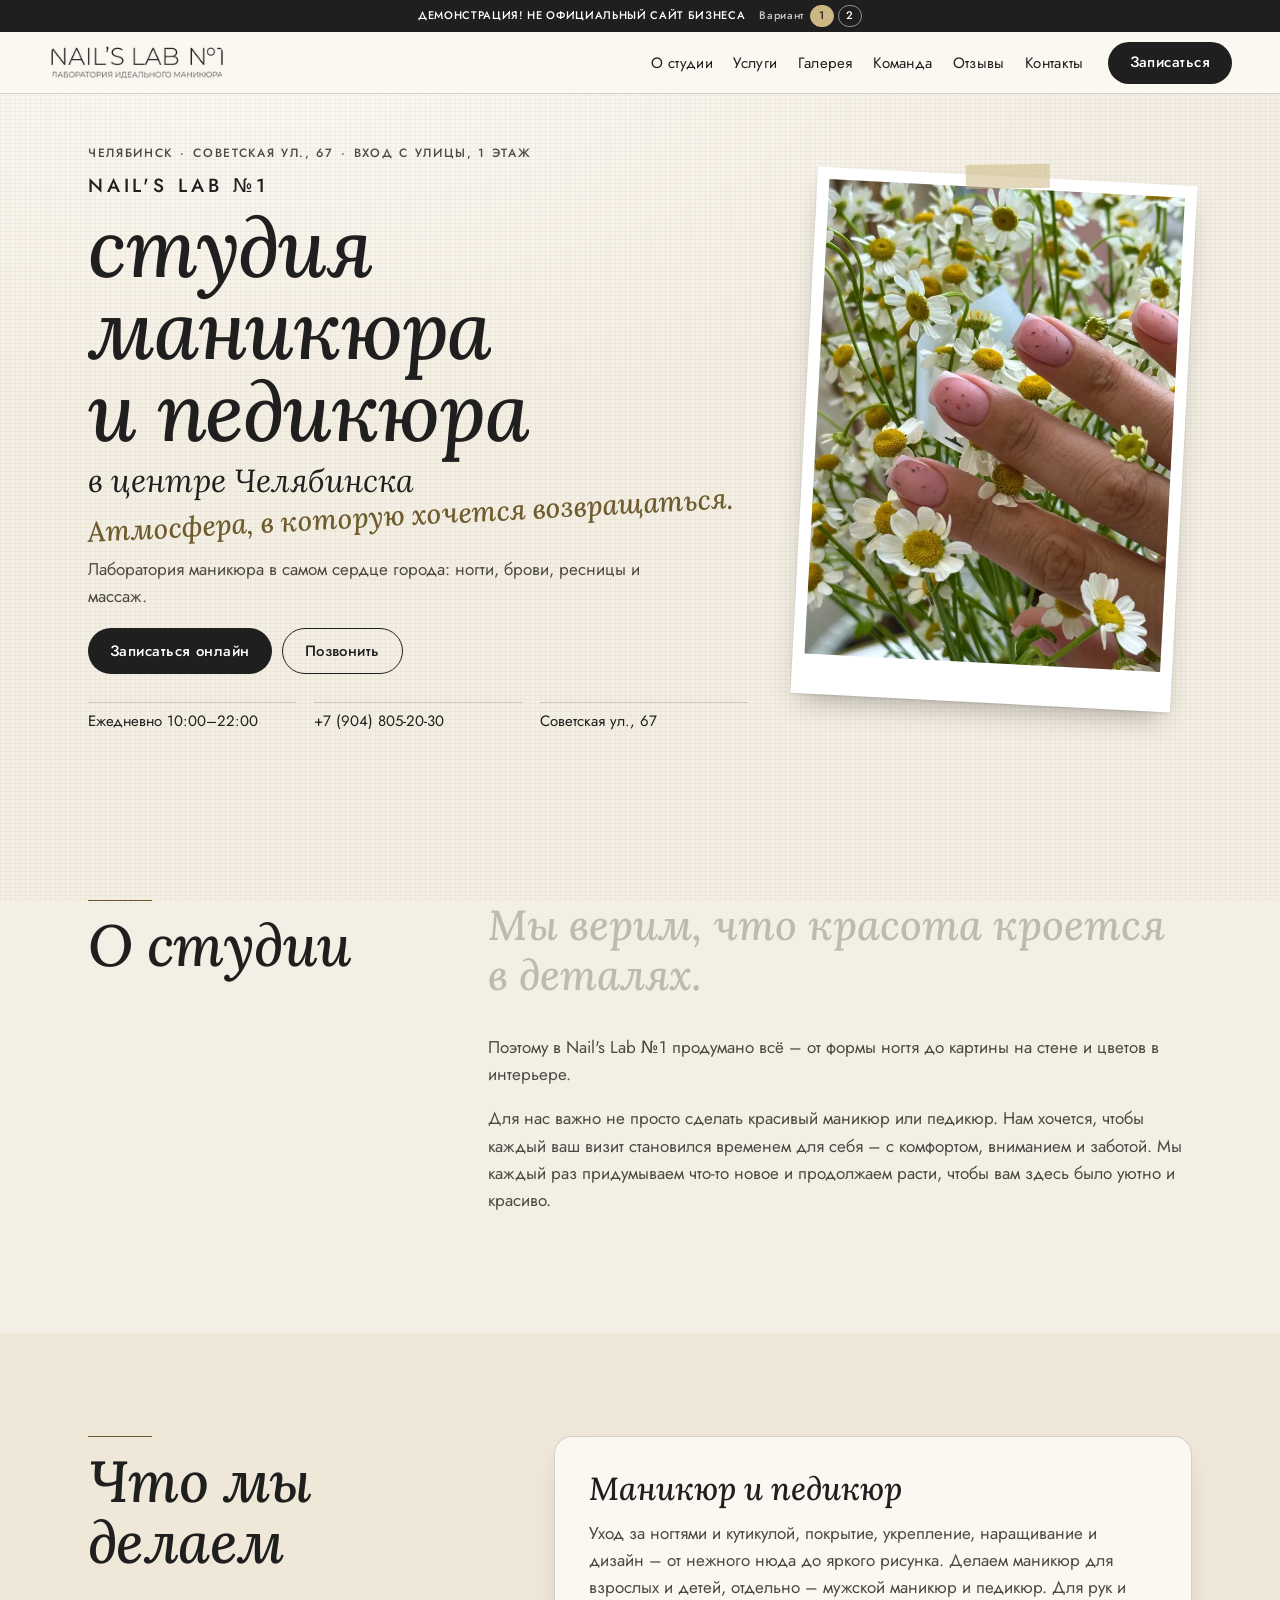
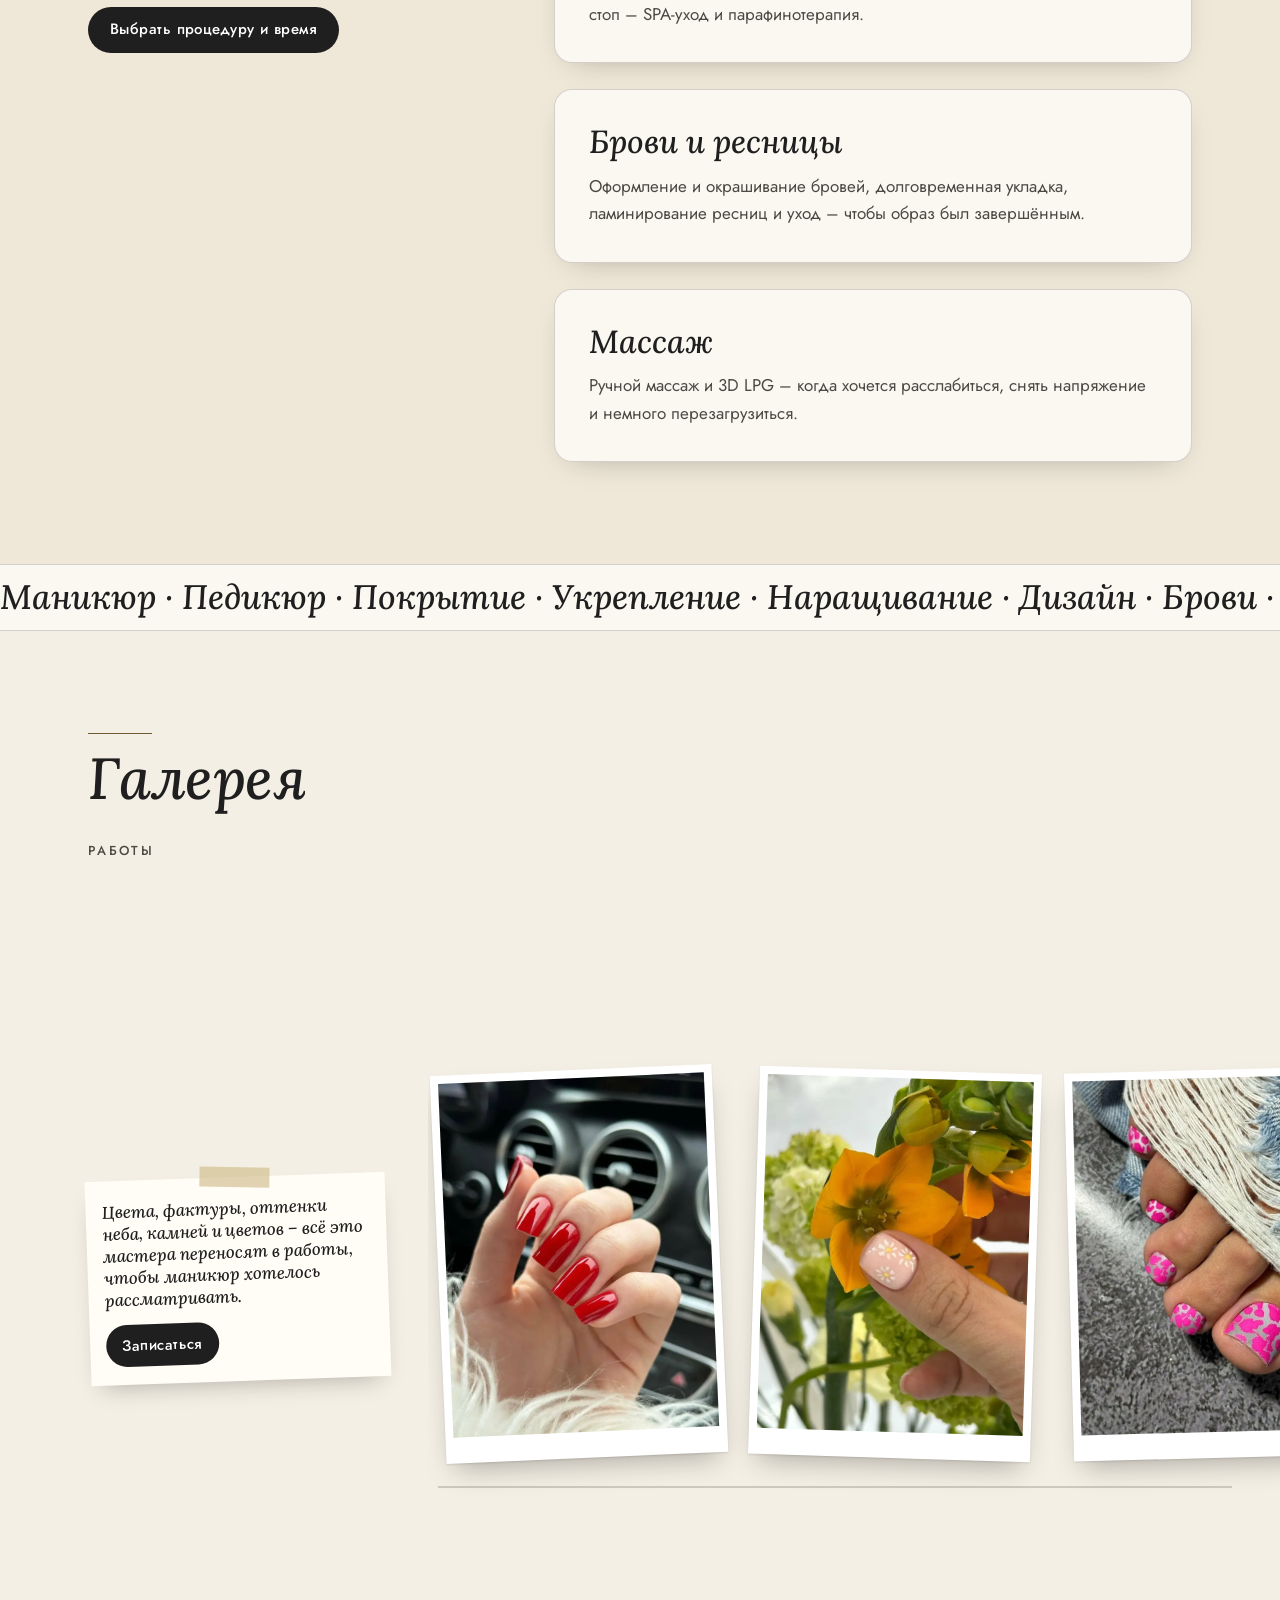
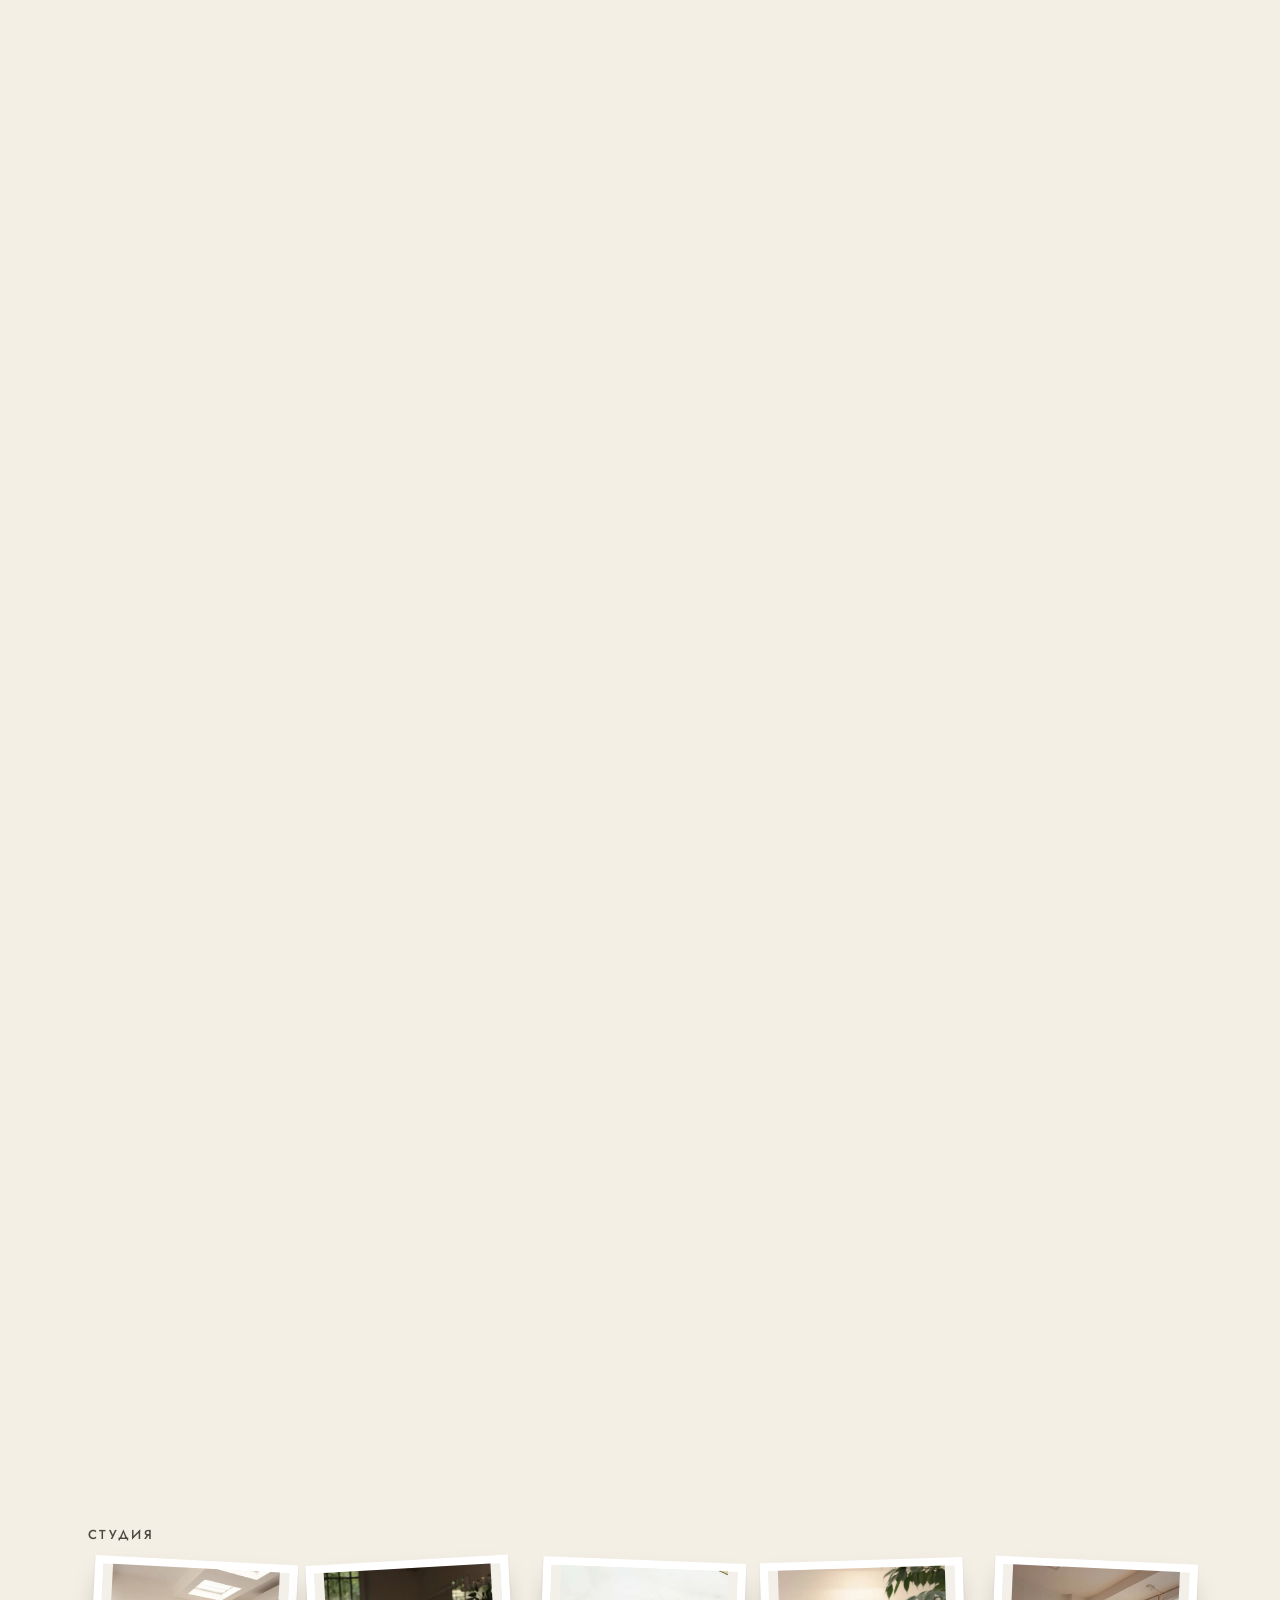
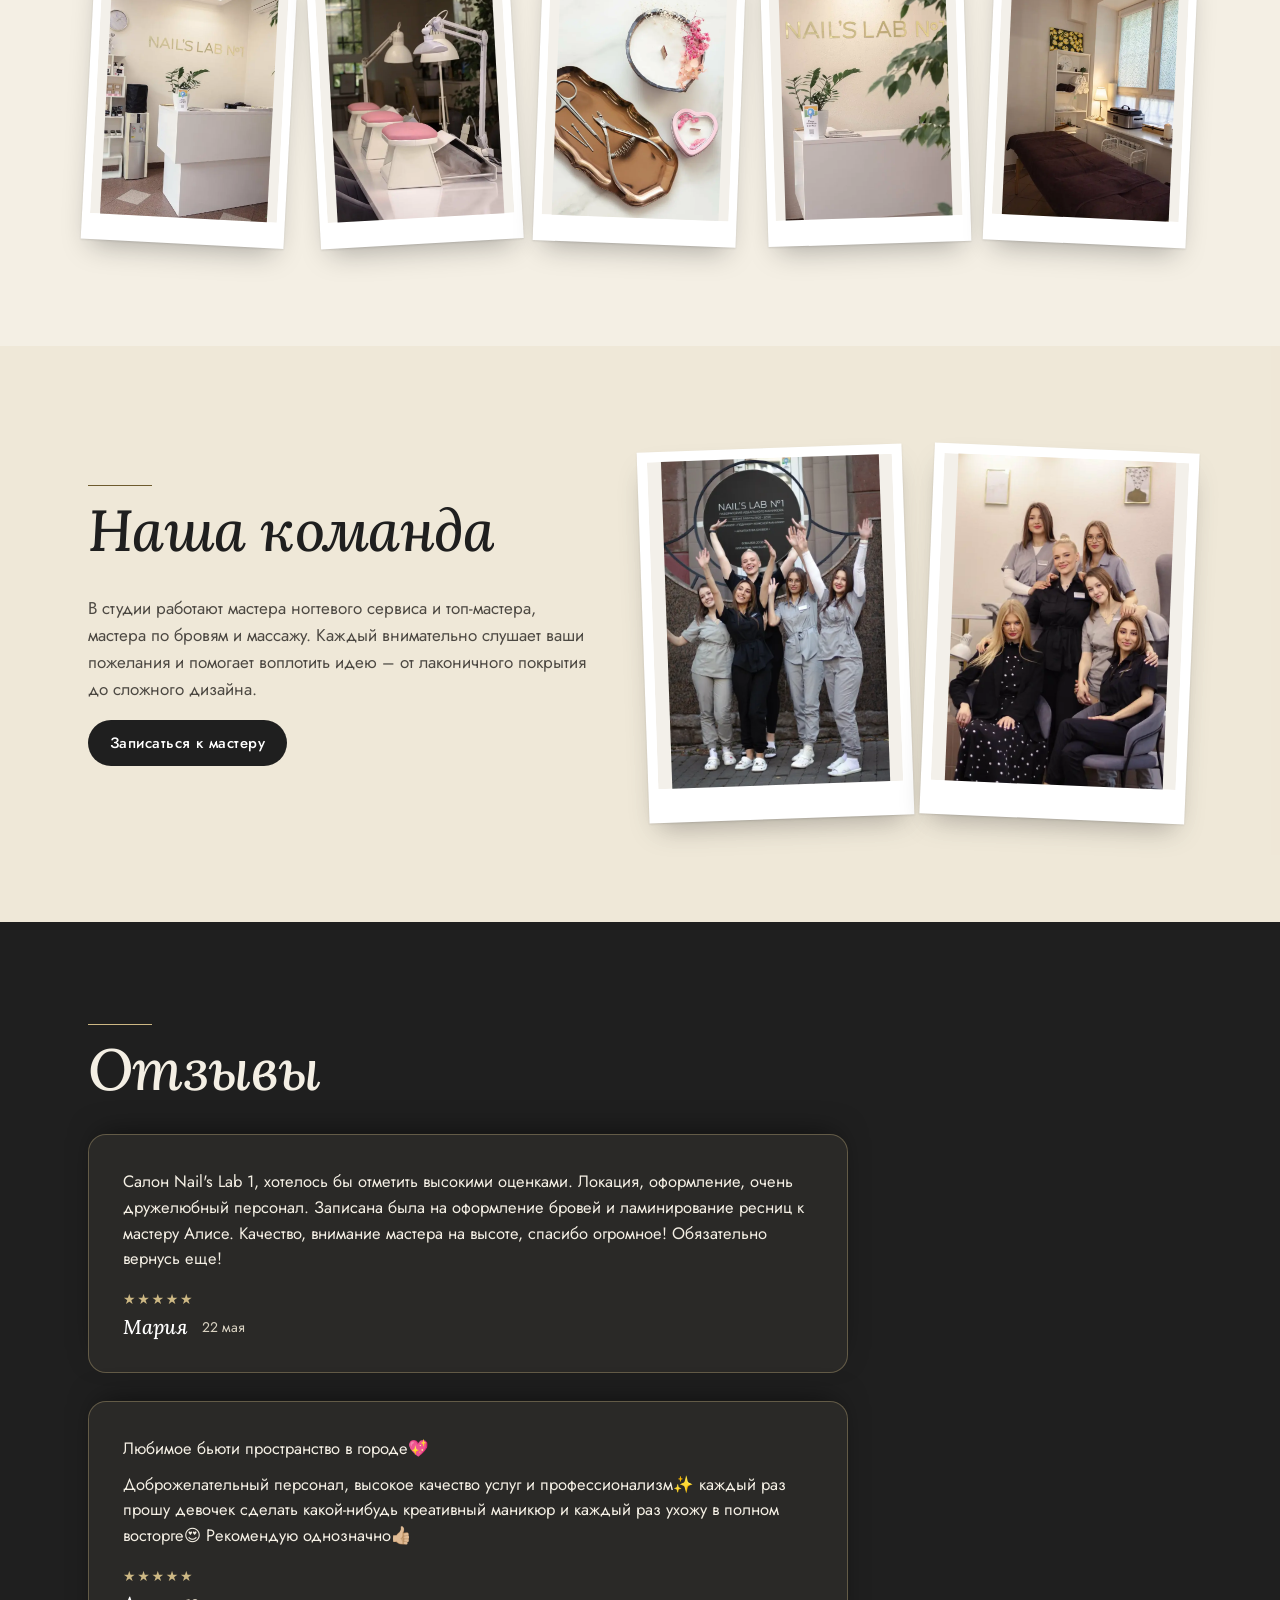
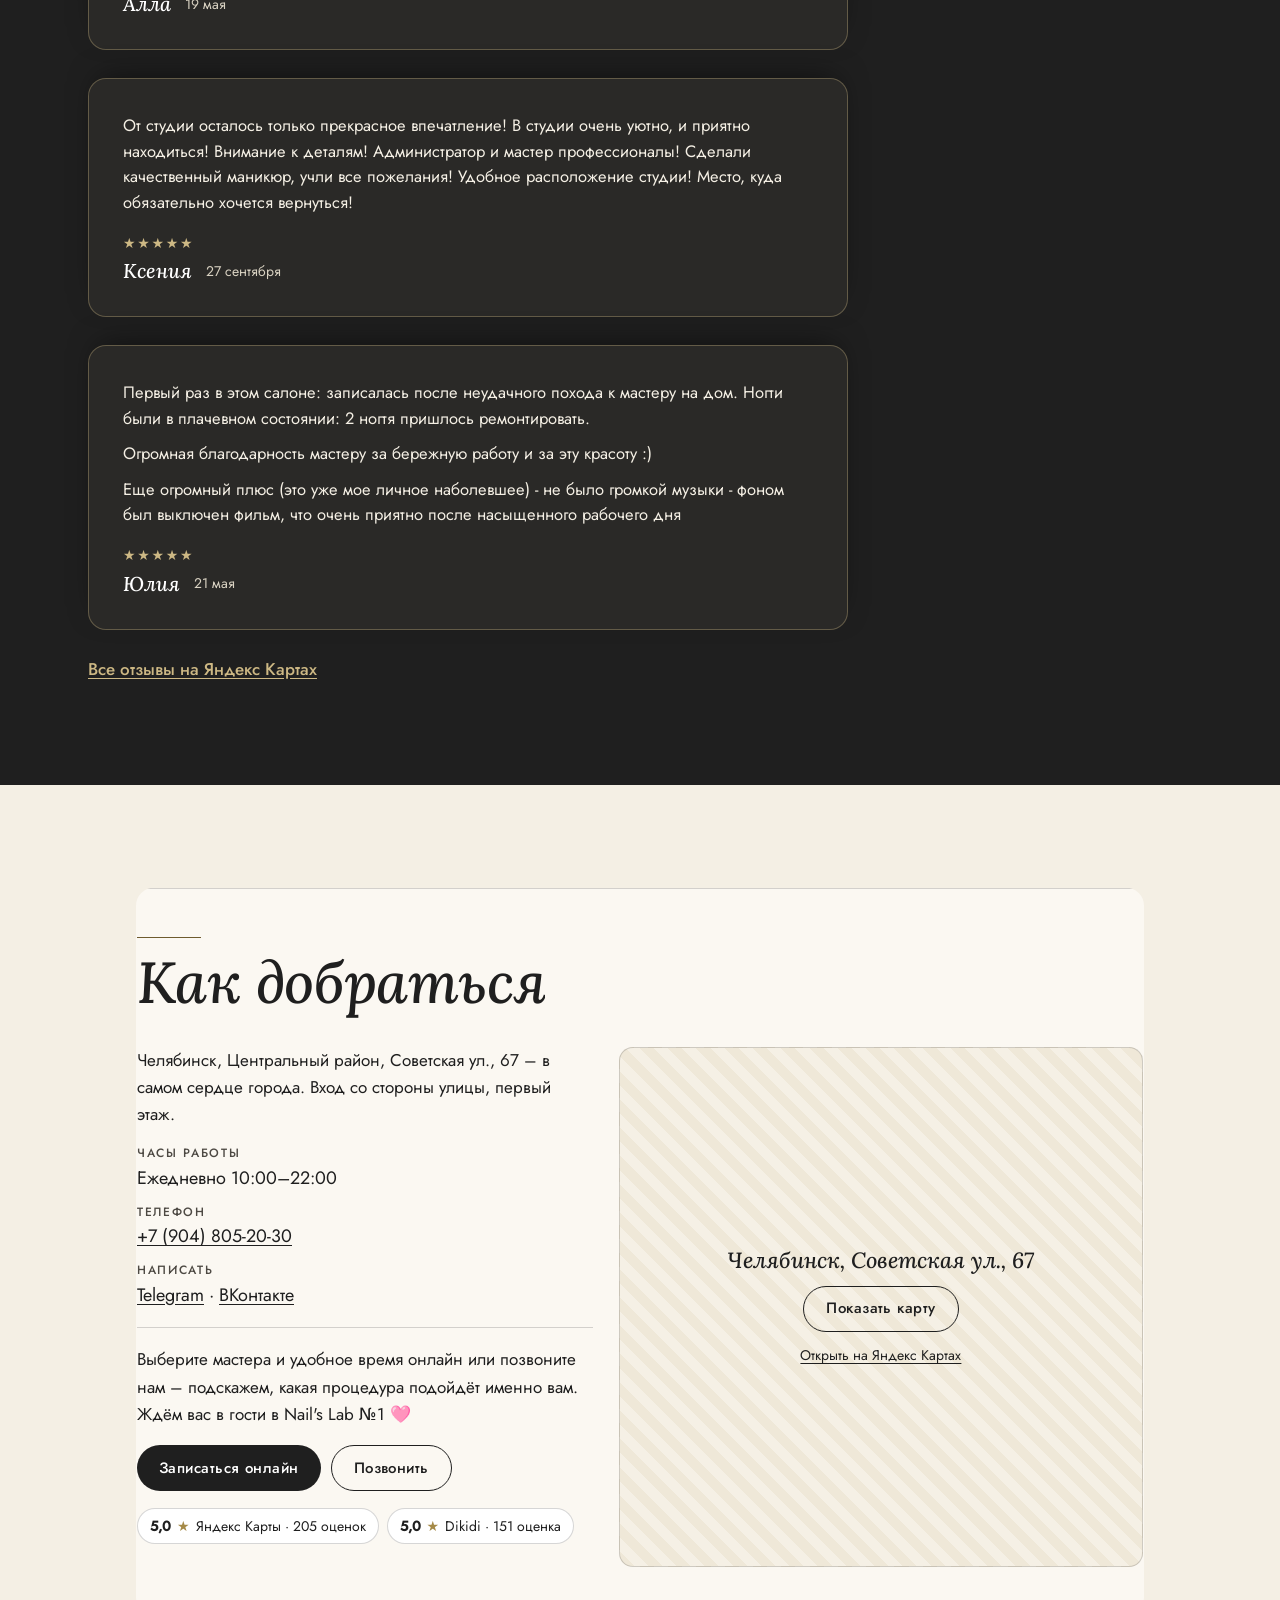
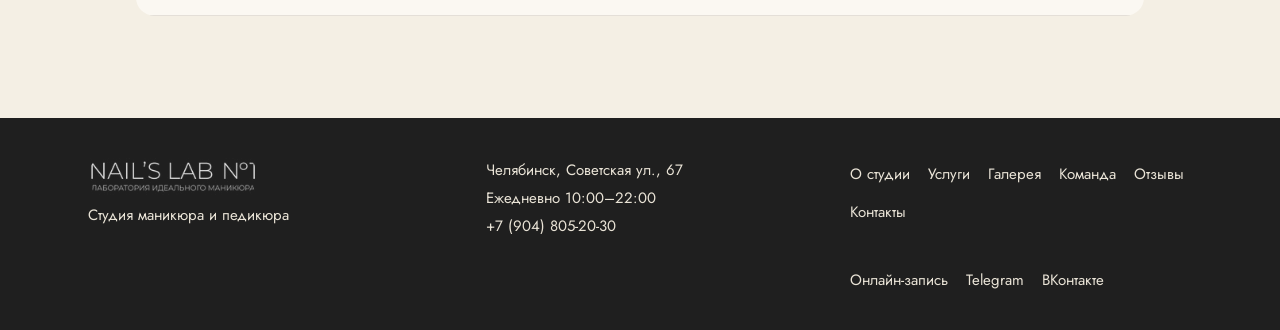
<file: index.html>
<!DOCTYPE html>
<html lang="ru">
<head>
<meta charset="utf-8">
<meta name="viewport" content="width=device-width, initial-scale=1.0">
<meta name="robots" content="noindex, nofollow">
<title>Nail's Lab №1 · студия маникюра и педикюра в Челябинске</title>
<meta name="description" content="Nail's Lab №1 · студия маникюра и педикюра в центре Челябинска, Советская ул., 67: ногти, брови, ресницы и массаж. Ежедневно 10:00–22:00, онлайн-запись.">
<meta name="theme-color" content="#1F1F1F">

<link rel="icon" sizes="any" href="logos/favicon.ico">
<link rel="icon" type="image/png" sizes="32x32" href="logos/favicon-32x32.png">
<link rel="apple-touch-icon" sizes="180x180" href="logos/apple-touch-icon.png">
<link rel="preload" href="fonts/lora-italic-var.woff2" as="font" type="font/woff2" crossorigin>
<link rel="preload" href="fonts/jost-var.woff2" as="font" type="font/woff2" crossorigin>
<link rel="stylesheet" href="css/fonts.css">
<link rel="stylesheet" href="css/styles.css">
<script>(function(h){h.classList.add('js');if(matchMedia('(prefers-reduced-motion: no-preference)').matches){h.classList.add('m-on');setTimeout(function(){if(!h.classList.contains('m-ready'))h.classList.remove('m-on')},2500)}})(document.documentElement)</script>
<script src="js/main.js" defer></script>
</head>
<body>
<div class="board" aria-hidden="true"></div><div class="spot" aria-hidden="true"></div>
<a class="skip" href="#main">К содержанию</a>
<div class="top">
<div class="strip"><p class="strip__t">ДЕМОНСТРАЦИЯ! НЕ ОФИЦИАЛЬНЫЙ САЙТ БИЗНЕСА</p><nav class="strip__v" aria-label="Варианты сайта"><span class="strip__l">Вариант</span><a href="index.html" aria-current="page">1</a><a href="v2/index.html">2</a></nav></div>
<header class="hd">
  <a class="hd__sign" href="#top" aria-label="Nail's Lab №1, наверх"><img src="logos/logo.png" width="214" height="46" alt="Nail's Lab №1"></a>
  <nav class="hd__nav" aria-label="Разделы"><ul><li><a href="#about">О студии</a></li><li><a href="#services">Услуги</a></li><li><a href="#gallery">Галерея</a></li><li><a href="#team">Команда</a></li><li><a href="#reviews">Отзывы</a></li><li><a href="#contacts">Контакты</a></li></ul></nav>
  <a class="btn btn--book hd__book" href="https://dikidi.ru/1791178" target="_blank" rel="noopener">Записаться</a>
  <details class="mm">
    <summary aria-label="Меню" aria-controls="mm-nav"><span class="mm__i" aria-hidden="true"></span></summary>
    <nav class="mm__nav" id="mm-nav" aria-label="Разделы (мобильное меню)"><ul><li><a href="#about">О студии</a></li><li><a href="#services">Услуги</a></li><li><a href="#gallery">Галерея</a></li><li><a href="#team">Команда</a></li><li><a href="#reviews">Отзывы</a></li><li><a href="#contacts">Контакты</a></li></ul></nav>
  </details>
</header>
</div>
<div class="top-sp" id="top" aria-hidden="true"></div>
<main id="main">
<section class="hero" aria-labelledby="h1">
  <div class="hero__in">
    <div class="hero__txt">
      <p class="hero__brow"><span>Челябинск</span><span>Советская ул., 67</span><span>вход с улицы, 1 этаж</span></p>
      <h1 id="h1" class="hero__h1" data-rv="words" data-hero="1"><span class="sr">Nail's Lab №1 – студия маникюра и педикюра в центре Челябинска</span><span aria-hidden="true"><span class="h1-a"><span class="w"><span class="wi" style="--wi:0">Nail's Lab №1</span></span></span><span class="h1-d"> – </span><span class="h1-b"><span class="w"><span class="wi" style="--wi:1">студия</span></span> <span class="w"><span class="wi" style="--wi:2">маникюра</span></span> <span class="w"><span class="wi" style="--wi:3">и педикюра</span></span></span> <span class="h1-c"><span class="w"><span class="wi" style="--wi:4">в центре</span></span> <span class="w"><span class="wi" style="--wi:5">Челябинска</span></span></span></span></h1>
      <p class="hero__note" data-rv="up" data-hero="3"><span>Атмосфера, в которую хочется возвращаться.</span></p>
      <p class="hero__line">Лаборатория маникюра в самом сердце города: ногти, брови, ресницы и массаж.</p>
      <p class="hero__cta"><a class="btn btn--book" href="https://dikidi.ru/1791178" target="_blank" rel="noopener">Записаться онлайн</a><a class="btn btn--ghost" href="tel:+79048052030">Позвонить</a></p>
    </div>
    <figure class="hero__ph" data-rv="hpin" data-hero="2"><div class="pol pol--hero" data-tilt><img src="img/work-05.webp" width="675" height="900" alt="Розовый маникюр в крапинку на фоне ромашек" fetchpriority="high" decoding="async"></div></figure>
    <ul class="hero__facts" data-rv="line" data-hero="3">
      <li><span class="ln" aria-hidden="true"></span>Ежедневно 10:00–22:00</li>
      <li><span class="ln" aria-hidden="true"></span><a href="tel:+79048052030">+7 (904) 805-20-30</a></li>
      <li><span class="ln" aria-hidden="true"></span>Советская ул., 67</li>
    </ul>
  </div>
</section>

<section class="sec about" id="about" aria-labelledby="about-h" data-tone="base">
  <div class="wrap about__in">
    <div class="sh" data-rv="line"><span class="ln" aria-hidden="true"></span><h2 id="about-h" data-rv="words"><span class="sr">О студии</span><span aria-hidden="true"><span class="w"><span class="wi" style="--wi:0">О</span></span> <span class="w"><span class="wi" style="--wi:1">студии</span></span></span></h2></div>
    <div class="about__txt">
      <p class="motto" data-lit><span class="lw">Мы</span> <span class="lw">верим,</span> <span class="lw">что</span> <span class="lw">красота</span> <span class="lw">кроется</span> <span class="lw">в</span> <span class="lw">деталях.</span></p>
      <div data-rv="up"><p>Поэтому в Nail's Lab №1 продумано всё – от формы ногтя до картины на стене и цветов в интерьере.</p><p>Для нас важно не просто сделать красивый маникюр или педикюр. Нам хочется, чтобы каждый ваш визит становился временем для себя – с комфортом, вниманием и заботой. Мы каждый раз придумываем что-то новое и продолжаем расти, чтобы вам здесь было уютно и красиво.</p></div>
    </div>
  </div>
</section>

<section class="sec serv" id="services" aria-labelledby="serv-h" data-tone="soft">
  <div class="wrap serv__in">
    <div class="serv__head"><div class="sh" data-rv="line"><span class="ln" aria-hidden="true"></span><h2 id="serv-h" data-rv="words"><span class="sr">Что мы делаем</span><span aria-hidden="true"><span class="w"><span class="wi" style="--wi:0">Что</span></span> <span class="w"><span class="wi" style="--wi:1">мы</span></span> <span class="w"><span class="wi" style="--wi:2">делаем</span></span></span></h2></div>
    <p class="serv__cta"><a class="btn btn--book" href="https://dikidi.ru/1791178" target="_blank" rel="noopener">Выбрать процедуру и время</a></p></div>
    <ul class="stack serv__list"><li class="sv" style="--k:0"><h3>Маникюр и педикюр</h3><p>Уход за ногтями и кутикулой, покрытие, укрепление, наращивание и дизайн – от нежного нюда до яркого рисунка. Делаем маникюр для взрослых и детей, отдельно – мужской маникюр и педикюр. Для рук и стоп – SPA-уход и парафинотерапия.</p></li><li class="sv" style="--k:1"><h3>Брови и ресницы</h3><p>Оформление и окрашивание бровей, долговременная укладка, ламинирование ресниц и уход – чтобы образ был завершённым.</p></li><li class="sv" style="--k:2"><h3>Массаж</h3><p>Ручной массаж и 3D LPG – когда хочется расслабиться, снять напряжение и немного перезагрузиться.</p></li></ul>
  </div>
</section>

<div class="ticker" aria-hidden="true"><div class="ticker__t"><span>Маникюр · Педикюр · Покрытие · Укрепление · Наращивание · Дизайн · Брови · Ресницы · Массаж · 3D LPG · </span><span>Маникюр · Педикюр · Покрытие · Укрепление · Наращивание · Дизайн · Брови · Ресницы · Массаж · 3D LPG · </span></div></div>

<section class="sec gal" id="gallery" aria-labelledby="gal-h" data-tone="base">
  <div class="wrap"><div class="sh" data-rv="line"><span class="ln" aria-hidden="true"></span><h2 id="gal-h" data-rv="words"><span class="sr">Галерея</span><span aria-hidden="true"><span class="w"><span class="wi" style="--wi:0">Галерея</span></span></span></h2></div><h3 class="gal__sub">Работы</h3></div>
  <div class="gal__lane" data-lane data-rv="pin">
    <div class="lane-sticky">
      <div class="gal__note" style="--r:-2deg"><p class="hand">Цвета, фактуры, оттенки неба, камней и цветов – всё это мастера переносят в работы, чтобы маникюр хотелось рассматривать.</p><p><a class="btn btn--book" href="https://dikidi.ru/1791178" target="_blank" rel="noopener">Записаться</a></p></div>
      <div class="lane-view">
        <ul class="lane-track gal__works"><li style="--r:-2.5deg"><figure class="pol"><img src="img/work-02.webp" width="675" height="900" alt="Красный маникюр, квадратная форма" loading="lazy" decoding="async"></figure></li><li style="--r:1.8deg"><figure class="pol"><img src="img/work-03.webp" width="675" height="900" alt="Нюдовый маникюр с ромашкой на большом пальце" loading="lazy" decoding="async"></figure></li><li style="--r:-1.5deg"><figure class="pol"><img src="img/work-01.webp" width="675" height="900" alt="Педикюр с розово-серым леопардовым рисунком" loading="lazy" decoding="async"></figure></li><li style="--r:3deg"><figure class="pol"><img src="img/work-04.webp" width="675" height="900" alt="Голубой маникюр, квадратная форма, крупный план" loading="lazy" decoding="async"></figure></li><li style="--r:-3.2deg"><figure class="pol"><img src="img/work-06.webp" width="506" height="900" alt="Короткие нюдовые ногти" loading="lazy" decoding="async"></figure></li><li style="--r:2.2deg"><figure class="pol"><img src="img/work-07.webp" width="675" height="900" alt="Тёмно-бордовый педикюр" loading="lazy" decoding="async"></figure></li><li style="--r:-1.8deg"><figure class="pol"><img src="img/work-08.webp" width="592" height="790" alt="Нюдовый маникюр с неоновыми линиями и точками" loading="lazy" decoding="async"></figure></li></ul>
        <div class="lane-bar" aria-hidden="true"><i></i></div>
      </div>
    </div>
  </div>
  <div class="wrap gal__studio">
    <h3 class="gal__sub">Студия</h3>
    <ul class="gal__inter" data-rv="pin"><li style="--r:3deg"><figure class="pol pol--s"><img src="img/interior-01.webp" width="600" height="900" alt="Стойка администратора и золотой логотип студии на стене" loading="lazy" decoding="async"></figure></li><li style="--r:-3.2deg"><figure class="pol pol--s"><img src="img/interior-03.webp" width="600" height="900" alt="Маникюрные столы с белыми лампами и розовыми подушками" loading="lazy" decoding="async"></figure></li><li style="--r:2.2deg"><figure class="pol pol--s"><img src="img/decor-01.webp" width="600" height="900" alt="Инструменты для маникюра на медном подносе и свеча" loading="lazy" decoding="async"></figure></li><li style="--r:-1.8deg"><figure class="pol pol--s"><img src="img/interior-02.webp" width="600" height="900" alt="Ресепшен с золотым логотипом и живыми растениями" loading="lazy" decoding="async"></figure></li><li style="--r:2.6deg"><figure class="pol pol--s"><img src="img/interior-04.webp" width="600" height="900" alt="Кабинет массажа: кушетка у окна" loading="lazy" decoding="async"></figure></li></ul>
  </div>
</section>

<section class="sec team" id="team" aria-labelledby="team-h" data-tone="soft">
  <div class="wrap team__in">
    <div class="team__txt">
      <div class="sh" data-rv="line"><span class="ln" aria-hidden="true"></span><h2 id="team-h" data-rv="words"><span class="sr">Наша команда</span><span aria-hidden="true"><span class="w"><span class="wi" style="--wi:0">Наша</span></span> <span class="w"><span class="wi" style="--wi:1">команда</span></span></span></h2></div>
      <div data-rv="up" class="lead-after"><p>В студии работают мастера ногтевого сервиса и топ-мастера, мастера по бровям и массажу. Каждый внимательно слушает ваши пожелания и помогает воплотить идею – от лаконичного покрытия до сложного дизайна.</p><p><a class="btn btn--book" href="https://dikidi.ru/1791178" target="_blank" rel="noopener">Записаться к мастеру</a></p></div>
    </div>
    <ul class="team__ph" data-rv="pin"><li style="--r:-2deg"><figure class="pol"><img src="img/team-01.webp" width="600" height="900" alt="Команда студии у входа, у круглой вывески Nail's Lab №1" loading="lazy" decoding="async"></figure></li><li style="--r:2.4deg"><figure class="pol"><img src="img/team-02.webp" width="600" height="900" alt="Мастера студии в зале" loading="lazy" decoding="async"></figure></li></ul>
  </div>
</section>

<section class="sec revs" id="reviews" aria-labelledby="rev-h" data-tone="dark">
  <div class="wrap">
    <div class="sh" data-rv="line"><span class="ln" aria-hidden="true"></span><h2 id="rev-h" data-rv="words"><span class="sr">Отзывы</span><span aria-hidden="true"><span class="w"><span class="wi" style="--wi:0">Отзывы</span></span></span></h2></div>
    <ul class="stack revs__list"><li class="rv"><figure><blockquote><p>Салон Nail's Lab 1, хотелось бы отметить высокими оценками. Локация, оформление, очень дружелюбный персонал. Записана была на оформление бровей и ламинирование ресниц к мастеру Алисе. Качество, внимание мастера на высоте, спасибо огромное! Обязательно вернусь еще!</p></blockquote><figcaption><p class="stars" aria-label="Оценка 5 из 5"><span aria-hidden="true">★★★★★</span></p><span class="rv__n">Мария</span><span class="rv__d">22 мая</span></figcaption></figure></li><li class="rv"><figure><blockquote><p>Любимое бьюти пространство в городе💖</p><p>Доброжелательный персонал, высокое качество услуг и профессионализм✨ каждый раз прошу девочек сделать какой-нибудь креативный маникюр и каждый раз ухожу в полном восторге😍 Рекомендую однозначно👍🏼</p></blockquote><figcaption><p class="stars" aria-label="Оценка 5 из 5"><span aria-hidden="true">★★★★★</span></p><span class="rv__n">Алла</span><span class="rv__d">19 мая</span></figcaption></figure></li><li class="rv"><figure><blockquote><p>От студии осталось только прекрасное впечатление! В студии очень уютно, и приятно находиться! Внимание к деталям! Администратор и мастер профессионалы! Сделали качественный маникюр, учли все пожелания! Удобное расположение студии! Место, куда обязательно хочется вернуться!</p></blockquote><figcaption><p class="stars" aria-label="Оценка 5 из 5"><span aria-hidden="true">★★★★★</span></p><span class="rv__n">Ксения</span><span class="rv__d">27 сентября</span></figcaption></figure></li><li class="rv"><figure><blockquote><p>Первый раз в этом салоне: записалась после неудачного похода к мастеру на дом. Ногти были в плачевном состоянии: 2 ногтя пришлось ремонтировать.</p><p>Огромная благодарность мастеру за бережную работу и за эту красоту :)</p><p>Еще огромный плюс (это уже мое личное наболевшее) - не было громкой музыки - фоном был выключен фильм, что очень приятно после насыщенного рабочего дня</p></blockquote><figcaption><p class="stars" aria-label="Оценка 5 из 5"><span aria-hidden="true">★★★★★</span></p><span class="rv__n">Юлия</span><span class="rv__d">21 мая</span></figcaption></figure></li></ul>
    <p class="revs__all"><a href="https://yandex.ru/maps/org/nail_lab_1/201647421499/reviews/" target="_blank" rel="noopener">Все отзывы на Яндекс Картах</a></p>
  </div>
</section>

<section class="sec cont" id="contacts" aria-labelledby="cont-h" data-tone="base">
  <div class="wrap">
    <div class="final" data-final>
      <div class="sh" data-rv="line"><span class="ln" aria-hidden="true"></span><h2 id="cont-h" data-rv="words"><span class="sr">Как добраться</span><span aria-hidden="true"><span class="w"><span class="wi" style="--wi:0">Как</span></span> <span class="w"><span class="wi" style="--wi:1">добраться</span></span></span></h2></div>
      <div class="cont__grid">
        <div class="cont__info lead-after" data-rv="up">
          <p>Челябинск, Центральный район, Советская ул., 67 – в самом сердце города. Вход со стороны улицы, первый этаж.</p>
          <dl class="cont__dl">
            <div><dt>Часы работы</dt><dd>Ежедневно 10:00–22:00</dd></div>
            <div><dt>Телефон</dt><dd><a href="tel:+79048052030">+7 (904) 805-20-30</a></dd></div>
            <div><dt>Написать</dt><dd><a href="https://t.me/nailsslab" target="_blank" rel="noopener">Telegram</a> · <a href="https://vk.ru/nails.lab_n1" target="_blank" rel="noopener">ВКонтакте</a></dd></div>
          </dl>
          <div class="cont__book">
            <p>Выберите мастера и удобное время онлайн или позвоните нам – подскажем, какая процедура подойдёт именно вам. Ждём вас в гости в Nail's Lab №1 🩷</p>
            <p class="cont__btns"><a class="btn btn--book" href="https://dikidi.ru/1791178" target="_blank" rel="noopener">Записаться онлайн</a><a class="btn btn--ghost" href="tel:+79048052030">Позвонить</a></p>
          </div>
          <ul class="badges">
  <li><a href="https://yandex.ru/maps/org/nail_lab_1/201647421499/reviews/" target="_blank" rel="noopener"><b>5,0</b> <span aria-hidden="true">★</span> Яндекс Карты · 205 оценок</a></li>
  <li><a href="https://dikidi.ru/1791178" target="_blank" rel="noopener"><b>5,0</b> <span aria-hidden="true">★</span> Dikidi · 151 оценка</a></li>
</ul>
        </div>
        <div class="map" data-src="https://yandex.ru/map-widget/v1/?mode=search&oid=201647421499&ol=biz&z=17" data-title="Карта: Nail's Lab №1, Челябинск, Советская ул., 67">
  <div class="map__ph"><p class="map__a">Челябинск, Советская ул., 67</p><button class="btn btn--ghost" type="button" data-map-load>Показать карту</button><a class="map__l" href="https://yandex.ru/maps/org/nail_lab_1/201647421499/" target="_blank" rel="noopener">Открыть на Яндекс Картах</a></div>
</div>
      </div>
    </div>
  </div>
</section>
</main>
<footer class="ft">
  <div class="ft__in">
    <div class="ft__brand"><img src="logos/logo.png" width="214" height="46" alt="Nail's Lab №1" loading="lazy"><p>Студия маникюра и педикюра</p></div>
    <address class="ft__c"><p>Челябинск, Советская ул., 67</p><p>Ежедневно 10:00–22:00</p><p><a href="tel:+79048052030">+7 (904) 805-20-30</a></p></address>
    <nav class="ft__nav" aria-label="Разделы (подвал)"><ul><li><a href="#about">О студии</a></li><li><a href="#services">Услуги</a></li><li><a href="#gallery">Галерея</a></li><li><a href="#team">Команда</a></li><li><a href="#reviews">Отзывы</a></li><li><a href="#contacts">Контакты</a></li></ul></nav>
    <ul class="ft__soc"><li><a href="https://dikidi.ru/1791178" target="_blank" rel="noopener">Онлайн-запись</a></li><li><a href="https://t.me/nailsslab" target="_blank" rel="noopener">Telegram</a></li><li><a href="https://vk.ru/nails.lab_n1" target="_blank" rel="noopener">ВКонтакте</a></li></ul>
  </div>
</footer>
</body>
</html>
</file>
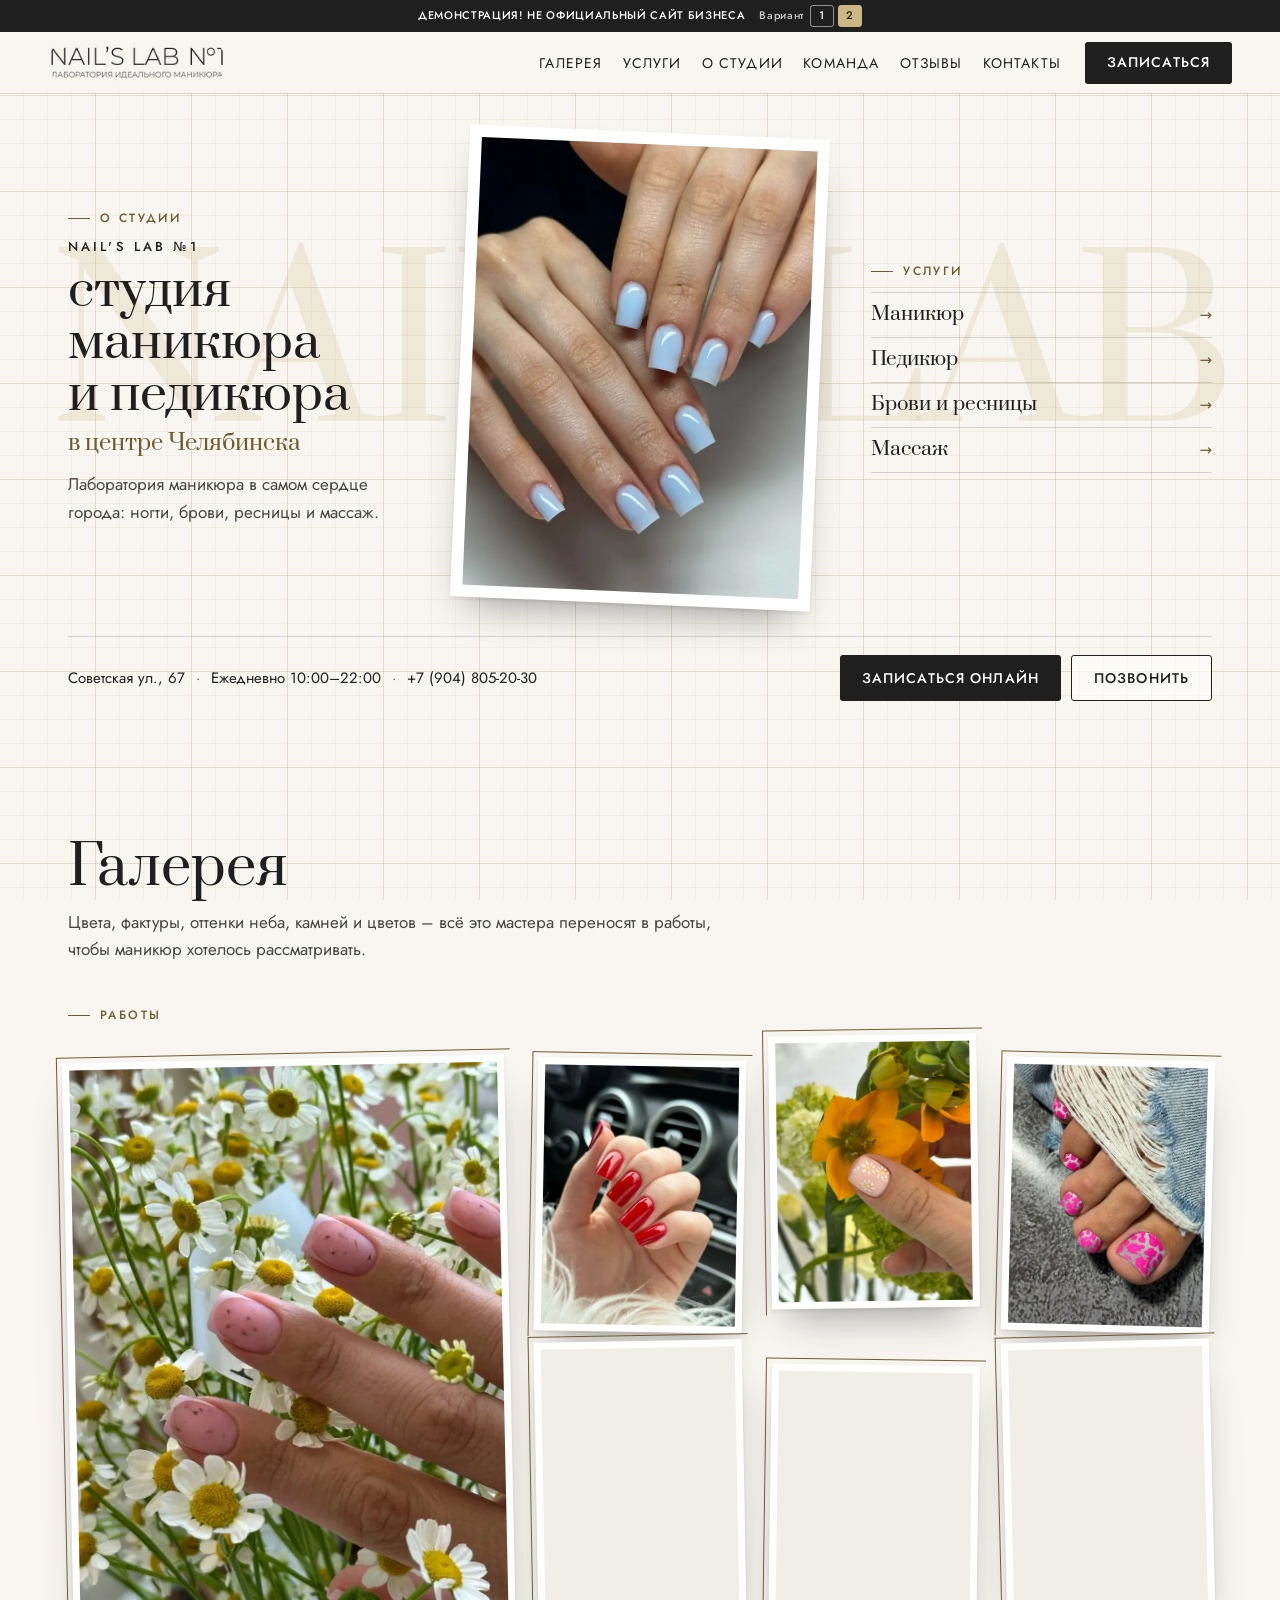
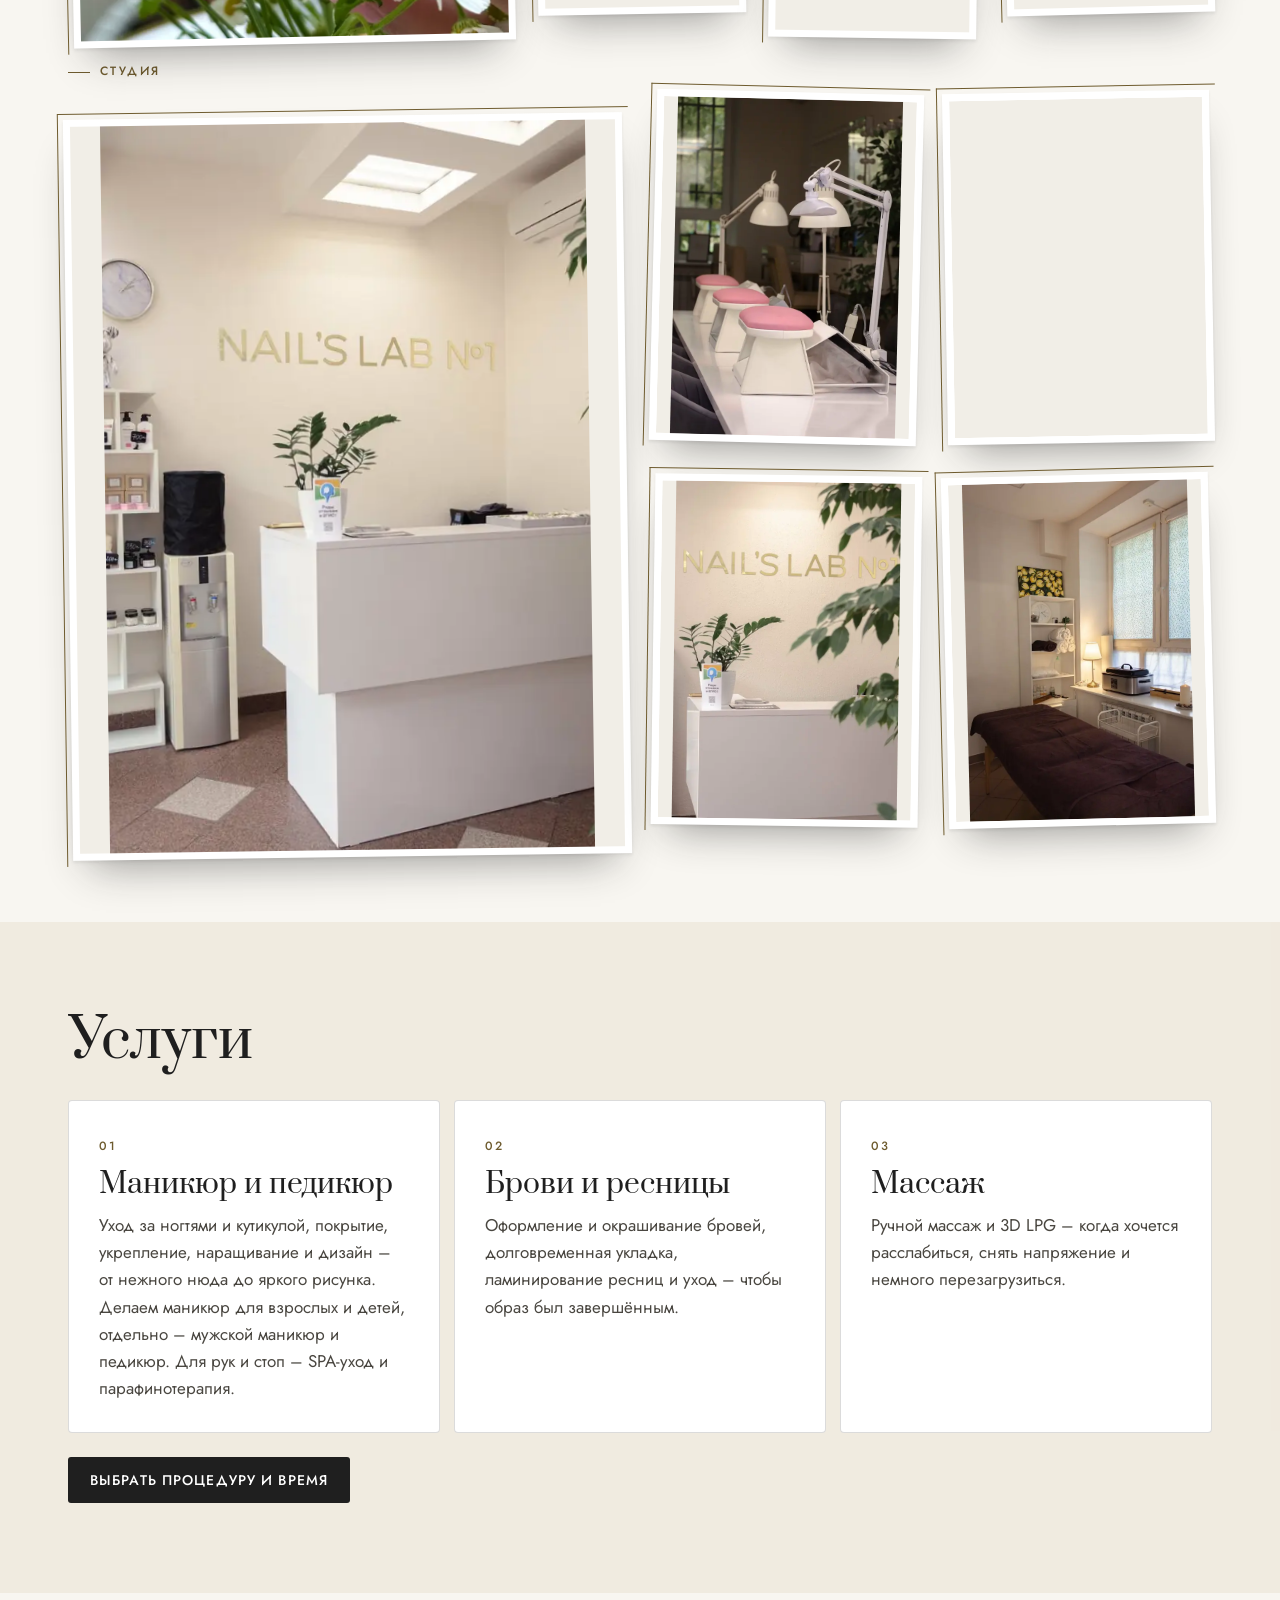
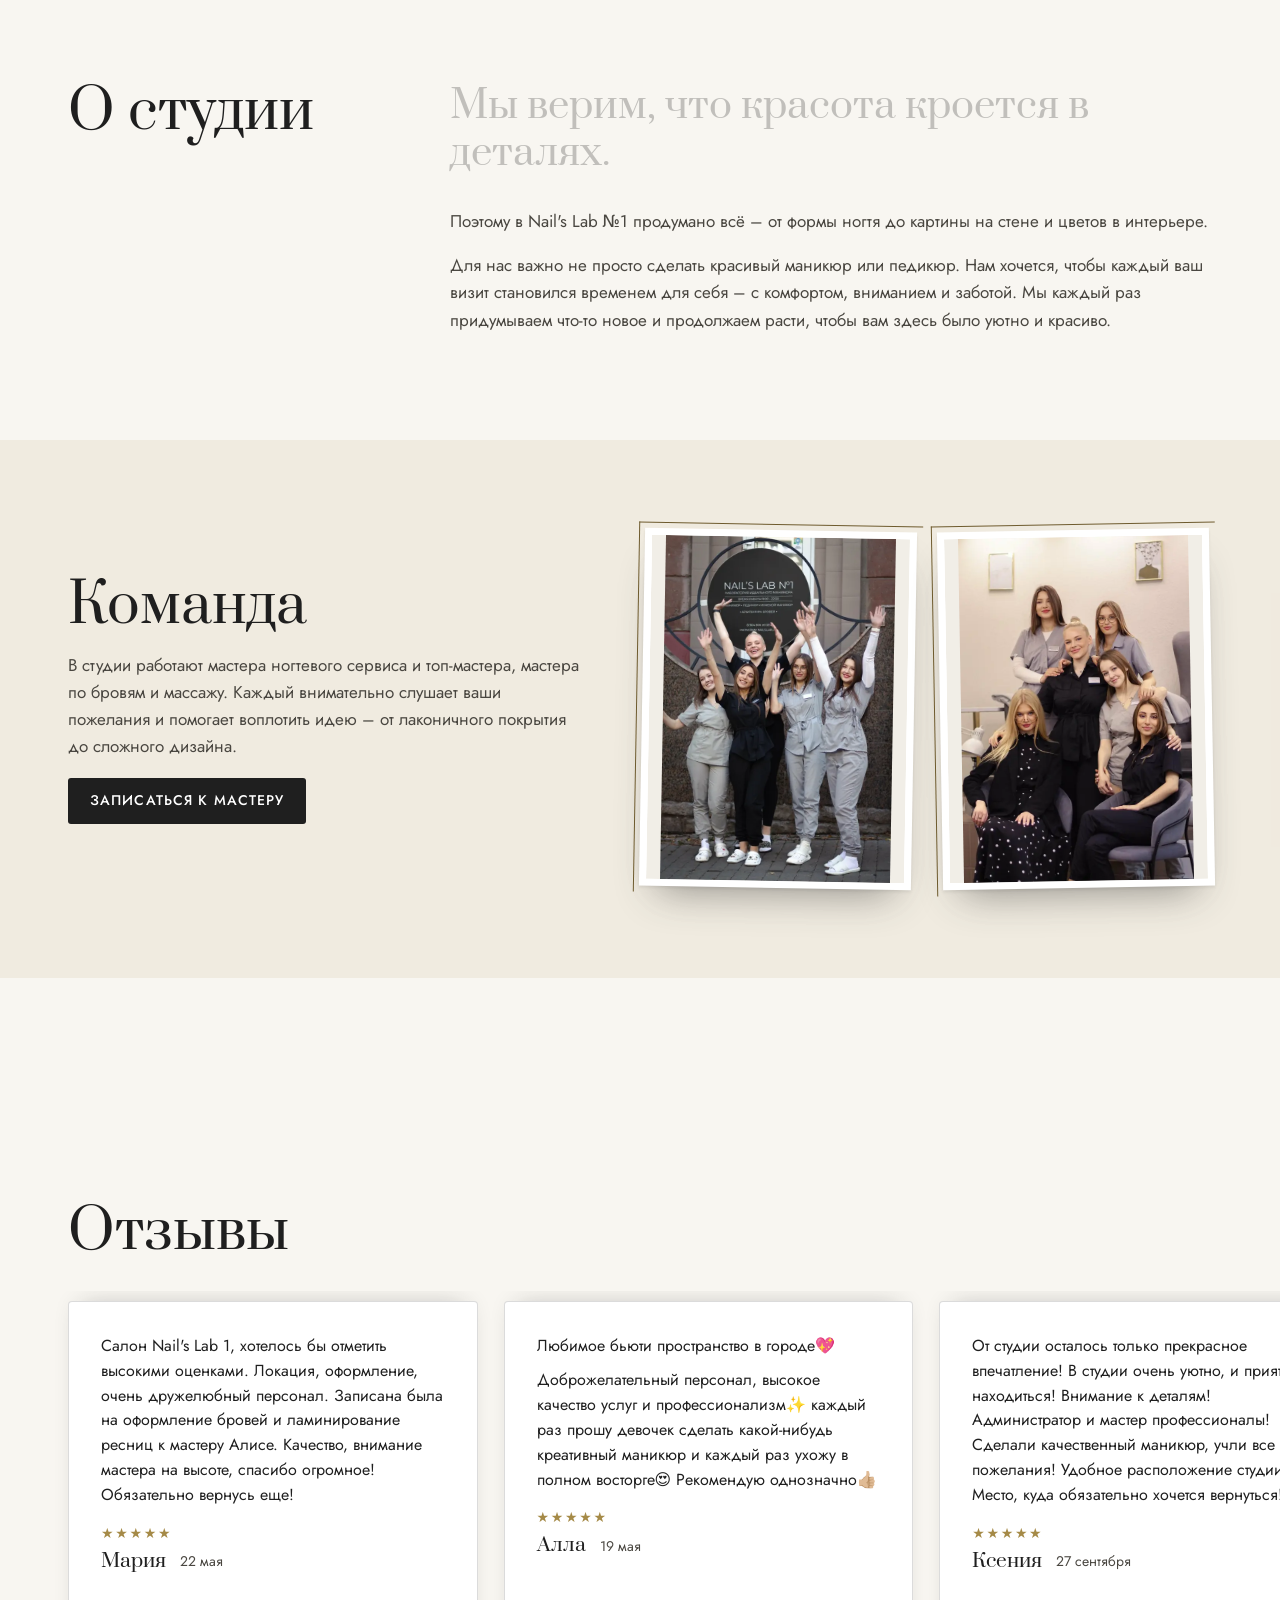
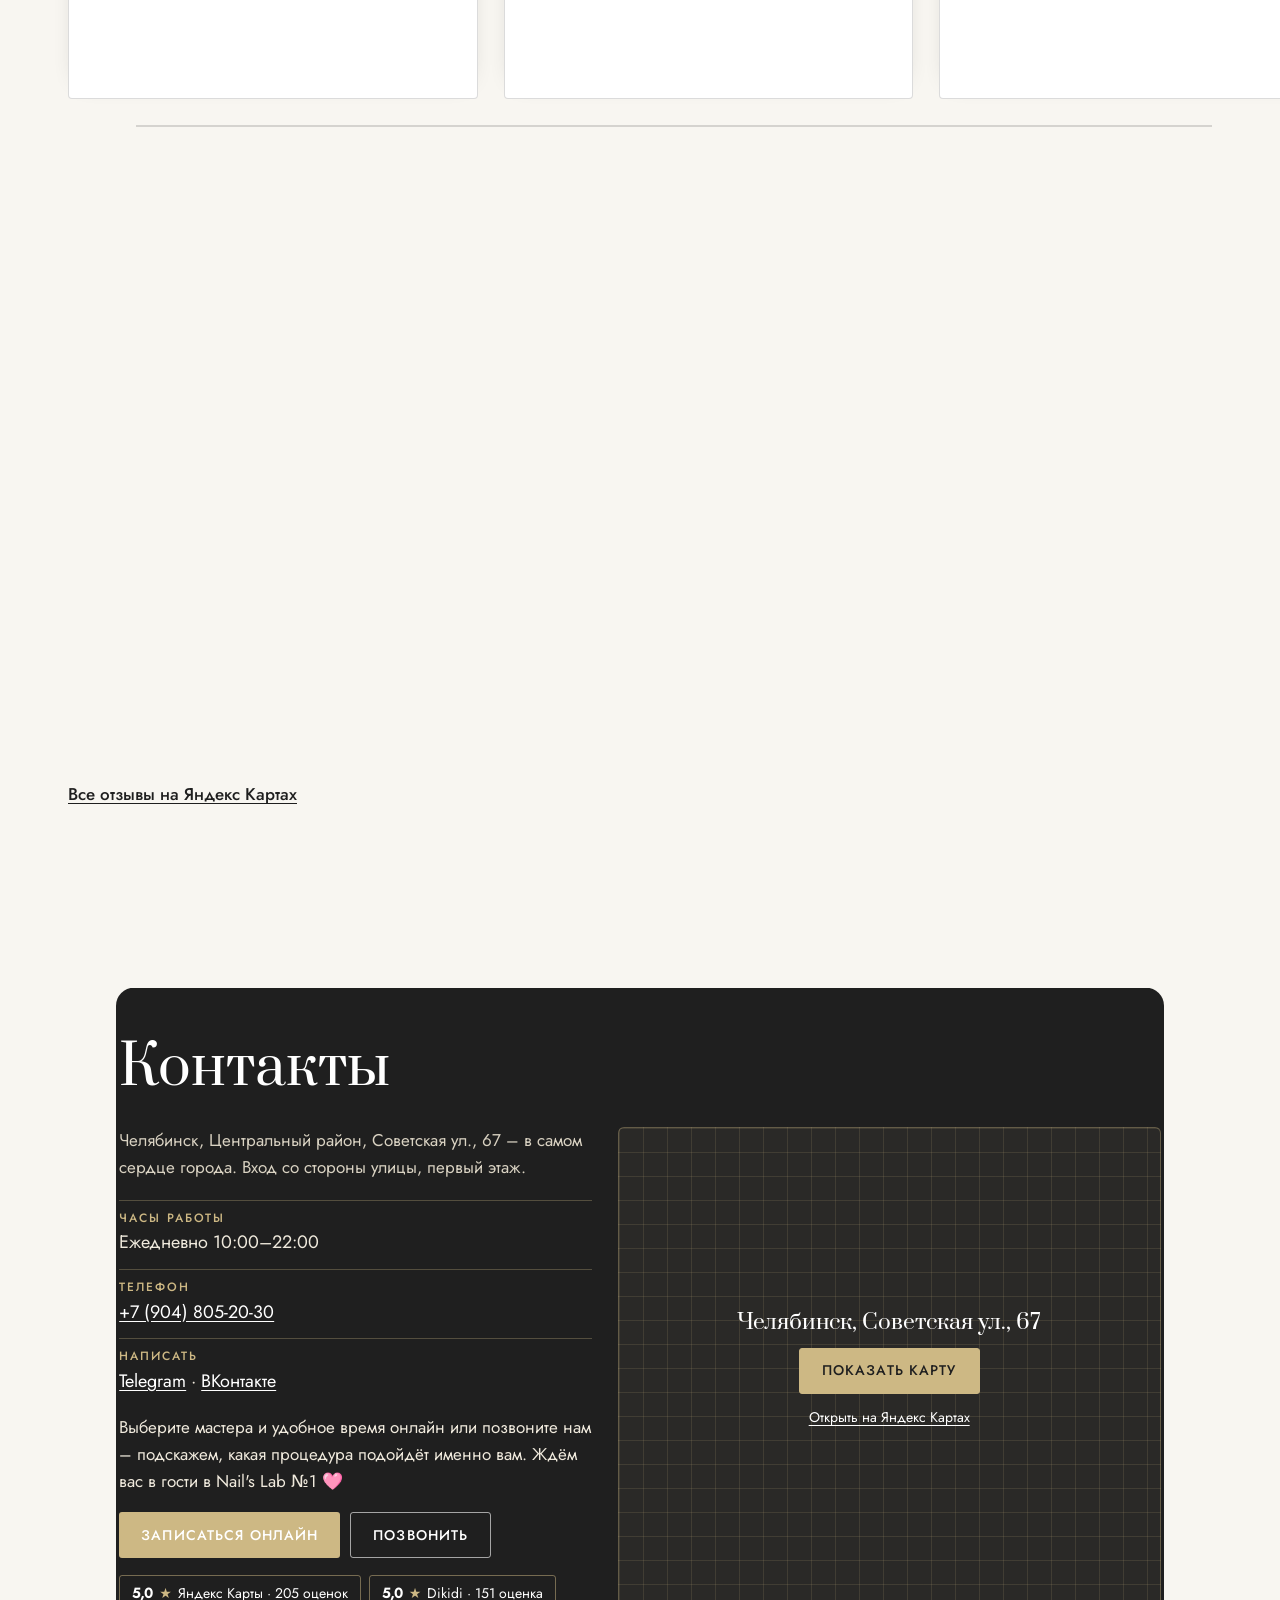
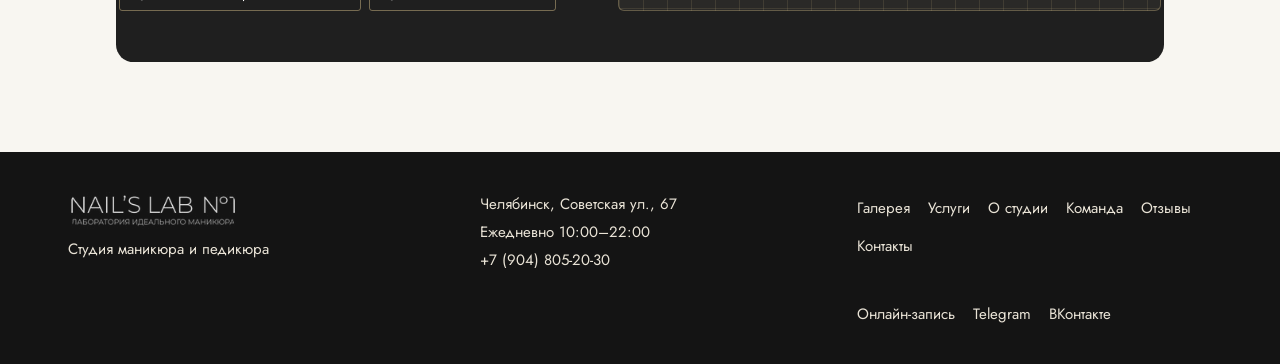
<file: v2/index.html>
<!DOCTYPE html>
<html lang="ru">
<head>
<meta charset="utf-8">
<meta name="viewport" content="width=device-width, initial-scale=1.0">
<meta name="robots" content="noindex, nofollow">
<title>Nail's Lab №1 · маникюр и педикюр в центре Челябинска</title>
<meta name="description" content="Nail's Lab №1 · студия маникюра и педикюра на Советской, 67 в Челябинске: маникюр, педикюр, брови, ресницы, массаж. Ежедневно 10:00–22:00.">
<meta name="theme-color" content="#1F1F1F">

<link rel="icon" sizes="any" href="logos/favicon.ico">
<link rel="icon" type="image/png" sizes="32x32" href="logos/favicon-32x32.png">
<link rel="apple-touch-icon" sizes="180x180" href="logos/apple-touch-icon.png">
<link rel="preload" href="fonts/prata.woff2" as="font" type="font/woff2" crossorigin>
<link rel="preload" href="fonts/jost-var.woff2" as="font" type="font/woff2" crossorigin>
<link rel="stylesheet" href="css/fonts.css">
<link rel="stylesheet" href="css/styles.css">
<script>(function(h){h.classList.add('js');if(matchMedia('(prefers-reduced-motion: no-preference)').matches){h.classList.add('m-on');setTimeout(function(){if(!h.classList.contains('m-ready'))h.classList.remove('m-on')},2500)}})(document.documentElement)</script>
<script src="js/main.js" defer></script>
</head>
<body>
<div class="grid-bg" aria-hidden="true"></div><div class="spot" aria-hidden="true"></div>
<a class="skip" href="#main">К содержанию</a>
<div class="top">
<div class="strip"><p class="strip__t">ДЕМОНСТРАЦИЯ! НЕ ОФИЦИАЛЬНЫЙ САЙТ БИЗНЕСА</p><nav class="strip__v" aria-label="Варианты сайта"><span class="strip__l">Вариант</span><a href="../index.html">1</a><a href="index.html" aria-current="page">2</a></nav></div>
<header class="hd">
  <a class="hd__sign" href="#top" aria-label="Nail's Lab №1, наверх"><img src="logos/logo.png" width="214" height="46" alt="Nail's Lab №1"></a>
  <nav class="hd__nav" aria-label="Разделы"><ul><li><a href="#gallery">Галерея</a></li><li><a href="#services">Услуги</a></li><li><a href="#about">О студии</a></li><li><a href="#team">Команда</a></li><li><a href="#reviews">Отзывы</a></li><li><a href="#contacts">Контакты</a></li></ul></nav>
  <a class="btn btn--book hd__book" href="https://dikidi.ru/1791178" target="_blank" rel="noopener">Записаться</a>
  <details class="mm">
    <summary aria-label="Меню" aria-controls="mm-nav"><span class="mm__i" aria-hidden="true"></span></summary>
    <nav class="mm__nav" id="mm-nav" aria-label="Разделы (мобильное меню)"><ul><li><a href="#gallery">Галерея</a></li><li><a href="#services">Услуги</a></li><li><a href="#about">О студии</a></li><li><a href="#team">Команда</a></li><li><a href="#reviews">Отзывы</a></li><li><a href="#contacts">Контакты</a></li></ul></nav>
  </details>
  <span class="prog" aria-hidden="true"></span>
</header>
</div>
<div class="top-sp" id="top" aria-hidden="true"></div>
<main id="main">
<section class="hero" aria-labelledby="h1">
  <p class="hero__word" aria-hidden="true">NAIL'S LAB</p>
  <div class="hero__in">
    <div class="hero__work" data-rv="hpin" data-hero="2"><figure class="fr fr--hero" data-tilt><img src="img/work-04.webp" width="675" height="900" alt="Голубой маникюр, квадратная форма, крупный план" fetchpriority="high" decoding="async"></figure></div>
    <div class="hero__l">
      <p class="cap" data-rv="marks" data-hero="3">О студии</p>
      <h1 id="h1" class="hero__h1" data-rv="words" data-hero="1"><span class="sr">Nail's Lab №1 – студия маникюра и педикюра в центре Челябинска</span><span aria-hidden="true"><span class="h1-a"><span class="w"><span class="wi" style="--wi:0">Nail's Lab №1</span></span></span><span class="h1-d"> – </span><span class="h1-b"><span class="w"><span class="wi" style="--wi:1">студия</span></span> <span class="w"><span class="wi" style="--wi:2">маникюра</span></span> <span class="w"><span class="wi" style="--wi:3">и педикюра</span></span></span> <span class="h1-c"><span class="w"><span class="wi" style="--wi:4">в центре</span></span> <span class="w"><span class="wi" style="--wi:5">Челябинска</span></span></span></span></h1>
      <p class="hero__lead">Лаборатория маникюра в самом сердце города: ногти, брови, ресницы и массаж.</p>
    </div>
    <div class="hero__r">
      <p class="cap" data-rv="marks" data-hero="3">Услуги</p>
      <ul class="hero__serv"><li><a href="#services">Маникюр</a></li><li><a href="#services">Педикюр</a></li><li><a href="#services">Брови и ресницы</a></li><li><a href="#services">Массаж</a></li></ul>
    </div>
    <div class="hero__bar">
      <p class="hero__addr"><span>Советская ул., 67</span><span>Ежедневно 10:00–22:00</span><a href="tel:+79048052030">+7 (904) 805-20-30</a></p>
      <p class="hero__cta"><a class="btn btn--book" href="https://dikidi.ru/1791178" target="_blank" rel="noopener">Записаться онлайн</a><a class="btn btn--ghost" href="tel:+79048052030">Позвонить</a></p>
    </div>
  </div>
</section>

<section class="sec gal" id="gallery" aria-labelledby="gal-h">
  <div class="wrap">
    <div class="sh"><h2 id="gal-h" data-rv="words"><span class="sr">Галерея</span><span aria-hidden="true"><span class="w"><span class="wi" style="--wi:0">Галерея</span></span></span></h2><p class="sh__note">Цвета, фактуры, оттенки неба, камней и цветов – всё это мастера переносят в работы, чтобы маникюр хотелось рассматривать.</p></div>
    <p class="cap cap--g" data-rv="marks">Работы</p>
    <ul class="g g--w" data-rv="up cur"><li class="big" style="--t:-1.2deg"><figure class="fr"><span class="fr__l" aria-hidden="true"></span><div class="cv"><img src="img/work-05.webp" width="675" height="900" alt="Розовый маникюр в крапинку на фоне ромашек" loading="lazy" decoding="async"></div></figure></li><li class="" style="--t:1deg"><figure class="fr"><span class="fr__l" aria-hidden="true"></span><div class="cv"><img src="img/work-02.webp" width="675" height="900" alt="Красный маникюр, квадратная форма" loading="lazy" decoding="async"></div></figure></li><li class="" style="--t:-0.8deg"><figure class="fr"><span class="fr__l" aria-hidden="true"></span><div class="cv"><img src="img/work-03.webp" width="675" height="900" alt="Нюдовый маникюр с ромашкой на большом пальце" loading="lazy" decoding="async"></div></figure></li><li class="" style="--t:1.4deg"><figure class="fr"><span class="fr__l" aria-hidden="true"></span><div class="cv"><img src="img/work-01.webp" width="675" height="900" alt="Педикюр с розово-серым леопардовым рисунком" loading="lazy" decoding="async"></div></figure></li><li class="" style="--t:-1deg"><figure class="fr"><span class="fr__l" aria-hidden="true"></span><div class="cv"><img src="img/work-07.webp" width="675" height="900" alt="Тёмно-бордовый педикюр" loading="lazy" decoding="async"></div></figure></li><li class="" style="--t:0.8deg"><figure class="fr"><span class="fr__l" aria-hidden="true"></span><div class="cv"><img src="img/work-06.webp" width="506" height="900" alt="Короткие нюдовые ногти" loading="lazy" decoding="async"></div></figure></li><li class="" style="--t:-1.4deg"><figure class="fr"><span class="fr__l" aria-hidden="true"></span><div class="cv"><img src="img/work-08.webp" width="592" height="790" alt="Нюдовый маникюр с неоновыми линиями и точками" loading="lazy" decoding="async"></div></figure></li></ul>
    <p class="cap cap--g" data-rv="marks">Студия</p>
    <ul class="g g--i" data-rv="up cur"><li class="big" style="--t:-0.8deg"><figure class="fr"><span class="fr__l" aria-hidden="true"></span><div class="cv"><img src="img/interior-01.webp" width="600" height="900" alt="Стойка администратора и золотой логотип студии на стене" loading="lazy" decoding="async"></div></figure></li><li class="" style="--t:1.4deg"><figure class="fr"><span class="fr__l" aria-hidden="true"></span><div class="cv"><img src="img/interior-03.webp" width="600" height="900" alt="Маникюрные столы с белыми лампами и розовыми подушками" loading="lazy" decoding="async"></div></figure></li><li class="" style="--t:-1deg"><figure class="fr"><span class="fr__l" aria-hidden="true"></span><div class="cv"><img src="img/decor-01.webp" width="600" height="900" alt="Инструменты для маникюра на медном подносе и свеча" loading="lazy" decoding="async"></div></figure></li><li class="" style="--t:0.8deg"><figure class="fr"><span class="fr__l" aria-hidden="true"></span><div class="cv"><img src="img/interior-02.webp" width="600" height="900" alt="Ресепшен с золотым логотипом и живыми растениями" loading="lazy" decoding="async"></div></figure></li><li class="" style="--t:-1.4deg"><figure class="fr"><span class="fr__l" aria-hidden="true"></span><div class="cv"><img src="img/interior-04.webp" width="600" height="900" alt="Кабинет массажа: кушетка у окна" loading="lazy" decoding="async"></div></figure></li></ul>
  </div>
</section>

<section class="sec serv" id="services" aria-labelledby="serv-h" data-tone="soft">
  <div class="wrap">
    <div class="sh"><h2 id="serv-h" data-rv="words"><span class="sr">Услуги</span><span aria-hidden="true"><span class="w"><span class="wi" style="--wi:0">Услуги</span></span></span></h2></div>
    <ul class="sc-list" data-rv="up"><li class="sc"><span class="sc__n" aria-hidden="true"></span><h3>Маникюр и педикюр</h3><p>Уход за ногтями и кутикулой, покрытие, укрепление, наращивание и дизайн – от нежного нюда до яркого рисунка. Делаем маникюр для взрослых и детей, отдельно – мужской маникюр и педикюр. Для рук и стоп – SPA-уход и парафинотерапия.</p></li><li class="sc"><span class="sc__n" aria-hidden="true"></span><h3>Брови и ресницы</h3><p>Оформление и окрашивание бровей, долговременная укладка, ламинирование ресниц и уход – чтобы образ был завершённым.</p></li><li class="sc"><span class="sc__n" aria-hidden="true"></span><h3>Массаж</h3><p>Ручной массаж и 3D LPG – когда хочется расслабиться, снять напряжение и немного перезагрузиться.</p></li></ul>
    <p class="serv__cta"><a class="btn btn--book" href="https://dikidi.ru/1791178" target="_blank" rel="noopener">Выбрать процедуру и время</a></p>
  </div>
</section>

<section class="sec about" id="about" aria-labelledby="about-h">
  <div class="wrap about__in">
    <div class="sh"><h2 id="about-h" data-rv="words"><span class="sr">О студии</span><span aria-hidden="true"><span class="w"><span class="wi" style="--wi:0">О</span></span> <span class="w"><span class="wi" style="--wi:1">студии</span></span></span></h2></div>
    <div class="about__txt">
      <p class="motto" data-lit><span class="lw">Мы</span> <span class="lw">верим,</span> <span class="lw">что</span> <span class="lw">красота</span> <span class="lw">кроется</span> <span class="lw">в</span> <span class="lw">деталях.</span></p>
      <div data-rv="up"><p>Поэтому в Nail's Lab №1 продумано всё – от формы ногтя до картины на стене и цветов в интерьере.</p><p>Для нас важно не просто сделать красивый маникюр или педикюр. Нам хочется, чтобы каждый ваш визит становился временем для себя – с комфортом, вниманием и заботой. Мы каждый раз придумываем что-то новое и продолжаем расти, чтобы вам здесь было уютно и красиво.</p></div>
    </div>
  </div>
</section>

<section class="sec team" id="team" aria-labelledby="team-h" data-tone="soft">
  <div class="wrap team__in">
    <div class="team__txt" data-rv="up"><h2 id="team-h">Команда</h2><p>В студии работают мастера ногтевого сервиса и топ-мастера, мастера по бровям и массажу. Каждый внимательно слушает ваши пожелания и помогает воплотить идею – от лаконичного покрытия до сложного дизайна.</p><p><a class="btn btn--book" href="https://dikidi.ru/1791178" target="_blank" rel="noopener">Записаться к мастеру</a></p></div>
    <ul class="g g--t" data-rv="up cur"><li class="" style="--t:1deg"><figure class="fr"><span class="fr__l" aria-hidden="true"></span><div class="cv"><img src="img/team-01.webp" width="600" height="900" alt="Команда студии у входа, у круглой вывески Nail's Lab №1" loading="lazy" decoding="async"></div></figure></li><li class="" style="--t:-1deg"><figure class="fr"><span class="fr__l" aria-hidden="true"></span><div class="cv"><img src="img/team-02.webp" width="600" height="900" alt="Мастера студии в зале" loading="lazy" decoding="async"></div></figure></li></ul>
  </div>
</section>

<section class="sec revs" id="reviews" aria-labelledby="rev-h">
  <div class="revs__lane" data-lane>
    <div class="lane-sticky">
      <div class="wrap"><div class="sh"><h2 id="rev-h" data-rv="words"><span class="sr">Отзывы</span><span aria-hidden="true"><span class="w"><span class="wi" style="--wi:0">Отзывы</span></span></span></h2></div></div>
      <div class="lane-view">
        <ul class="lane-track revs__list"><li class="rv"><figure><blockquote><p>Салон Nail's Lab 1, хотелось бы отметить высокими оценками. Локация, оформление, очень дружелюбный персонал. Записана была на оформление бровей и ламинирование ресниц к мастеру Алисе. Качество, внимание мастера на высоте, спасибо огромное! Обязательно вернусь еще!</p></blockquote><figcaption><p class="stars" aria-label="Оценка 5 из 5"><span aria-hidden="true">★★★★★</span></p><span class="rv__n">Мария</span><span class="rv__d">22 мая</span></figcaption></figure></li><li class="rv"><figure><blockquote><p>Любимое бьюти пространство в городе💖</p><p>Доброжелательный персонал, высокое качество услуг и профессионализм✨ каждый раз прошу девочек сделать какой-нибудь креативный маникюр и каждый раз ухожу в полном восторге😍 Рекомендую однозначно👍🏼</p></blockquote><figcaption><p class="stars" aria-label="Оценка 5 из 5"><span aria-hidden="true">★★★★★</span></p><span class="rv__n">Алла</span><span class="rv__d">19 мая</span></figcaption></figure></li><li class="rv"><figure><blockquote><p>От студии осталось только прекрасное впечатление! В студии очень уютно, и приятно находиться! Внимание к деталям! Администратор и мастер профессионалы! Сделали качественный маникюр, учли все пожелания! Удобное расположение студии! Место, куда обязательно хочется вернуться!</p></blockquote><figcaption><p class="stars" aria-label="Оценка 5 из 5"><span aria-hidden="true">★★★★★</span></p><span class="rv__n">Ксения</span><span class="rv__d">27 сентября</span></figcaption></figure></li><li class="rv"><figure><blockquote><p>Первый раз в этом салоне: записалась после неудачного похода к мастеру на дом. Ногти были в плачевном состоянии: 2 ногтя пришлось ремонтировать.</p><p>Огромная благодарность мастеру за бережную работу и за эту красоту :)</p><p>Еще огромный плюс (это уже мое личное наболевшее) - не было громкой музыки - фоном был выключен фильм, что очень приятно после насыщенного рабочего дня</p></blockquote><figcaption><p class="stars" aria-label="Оценка 5 из 5"><span aria-hidden="true">★★★★★</span></p><span class="rv__n">Юлия</span><span class="rv__d">21 мая</span></figcaption></figure></li></ul>
        <div class="lane-bar" aria-hidden="true"><i></i></div>
      </div>
    </div>
  </div>
  <div class="wrap"><p class="revs__all"><a href="https://yandex.ru/maps/org/nail_lab_1/201647421499/reviews/" target="_blank" rel="noopener">Все отзывы на Яндекс Картах</a></p></div>
</section>

<section class="sec cont" id="contacts" aria-labelledby="cont-h">
  <div class="wrap">
    <div class="final" data-final data-tone="dark">
      <div class="sh"><h2 id="cont-h" data-rv="words"><span class="sr">Контакты</span><span aria-hidden="true"><span class="w"><span class="wi" style="--wi:0">Контакты</span></span></span></h2></div>
      <div class="cont__grid">
        <div class="cont__info" data-rv="up">
          <p class="cont__way">Челябинск, Центральный район, Советская ул., 67 – в самом сердце города. Вход со стороны улицы, первый этаж.</p>
          <dl class="cont__dl">
            <div><dt>Часы работы</dt><dd>Ежедневно 10:00–22:00</dd></div>
            <div><dt>Телефон</dt><dd><a href="tel:+79048052030">+7 (904) 805-20-30</a></dd></div>
            <div><dt>Написать</dt><dd><a href="https://t.me/nailsslab" target="_blank" rel="noopener">Telegram</a> · <a href="https://vk.ru/nails.lab_n1" target="_blank" rel="noopener">ВКонтакте</a></dd></div>
          </dl>
          <p>Выберите мастера и удобное время онлайн или позвоните нам – подскажем, какая процедура подойдёт именно вам. Ждём вас в гости в Nail's Lab №1 🩷</p>
          <p class="cont__btns"><a class="btn btn--gold" href="https://dikidi.ru/1791178" target="_blank" rel="noopener">Записаться онлайн</a><a class="btn btn--line" href="tel:+79048052030">Позвонить</a></p>
          <ul class="badges">
  <li><a href="https://yandex.ru/maps/org/nail_lab_1/201647421499/reviews/" target="_blank" rel="noopener"><b>5,0</b> <span aria-hidden="true">★</span> Яндекс Карты · 205 оценок</a></li>
  <li><a href="https://dikidi.ru/1791178" target="_blank" rel="noopener"><b>5,0</b> <span aria-hidden="true">★</span> Dikidi · 151 оценка</a></li>
</ul>
        </div>
        <div class="map" data-src="https://yandex.ru/map-widget/v1/?mode=search&oid=201647421499&ol=biz&z=17" data-title="Карта: Nail's Lab №1, Челябинск, Советская ул., 67">
  <div class="map__ph"><p class="map__a">Челябинск, Советская ул., 67</p><button class="btn btn--ghost" type="button" data-map-load>Показать карту</button><a class="map__l" href="https://yandex.ru/maps/org/nail_lab_1/201647421499/" target="_blank" rel="noopener">Открыть на Яндекс Картах</a></div>
</div>
      </div>
    </div>
  </div>
</section>
</main>
<footer class="ft">
  <div class="ft__in">
    <div class="ft__brand"><img src="logos/logo.png" width="214" height="46" alt="Nail's Lab №1" loading="lazy"><p>Студия маникюра и педикюра</p></div>
    <address class="ft__c"><p>Челябинск, Советская ул., 67</p><p>Ежедневно 10:00–22:00</p><p><a href="tel:+79048052030">+7 (904) 805-20-30</a></p></address>
    <nav class="ft__nav" aria-label="Разделы (подвал)"><ul><li><a href="#gallery">Галерея</a></li><li><a href="#services">Услуги</a></li><li><a href="#about">О студии</a></li><li><a href="#team">Команда</a></li><li><a href="#reviews">Отзывы</a></li><li><a href="#contacts">Контакты</a></li></ul></nav>
    <ul class="ft__soc"><li><a href="https://dikidi.ru/1791178" target="_blank" rel="noopener">Онлайн-запись</a></li><li><a href="https://t.me/nailsslab" target="_blank" rel="noopener">Telegram</a></li><li><a href="https://vk.ru/nails.lab_n1" target="_blank" rel="noopener">ВКонтакте</a></li></ul>
  </div>
</footer>
</body>
</html>
</file>
<file: css/fonts.css>
@font-face{font-family:"Lora";src:url("../fonts/lora-italic-var.woff2") format("woff2");font-style:italic;font-weight:400 600;font-display:swap}
@font-face{font-family:"Jost";src:url("../fonts/jost-var.woff2") format("woff2");font-style:normal;font-weight:300 500;font-display:swap}
</file>
<file: css/styles.css>
/* Nail's Lab №1 · v1 «Board» (T3) */
:root{
  --ink:#1F1F1F;--paper:#FFFFFF;--gold:#CDB884;--gold-t:#6E5B2E;--board:#F4EFE4;--milk:#FBF8F2;--soft:#EDE5D3;
  --mut:#4D4943;--line:rgba(31,31,31,.18);
  --ease:cubic-bezier(.16,1,.3,1);--over:cubic-bezier(.34,1.56,.64,1);
  --disp:"Lora",Georgia,"Times New Roman",serif;--sans:"Jost",system-ui,-apple-system,"Segoe UI",Arial,sans-serif;
  --top-h:94px;--pad:clamp(18px,4.5vw,48px);--max:1200px;
}
*,*::before,*::after{box-sizing:border-box}
html{overflow-x:clip;-webkit-text-size-adjust:100%;scroll-behavior:smooth}
@media (prefers-reduced-motion:reduce){html{scroll-behavior:auto}}
body{margin:0;overflow-x:clip;font:400 17px/1.6 var(--sans);color:var(--ink);background:var(--board)}
img{display:block;max-width:100%;height:auto}
a{color:inherit;text-underline-offset:3px}
:focus-visible{outline:2px solid var(--ink);outline-offset:3px;border-radius:4px}
.revs :focus-visible,.ft :focus-visible{outline-color:var(--gold)}
h1,h2,h3{margin:0;font-weight:400}
p{margin:0 0 1em}
ul{margin:0;padding:0;list-style:none}
.sr{position:absolute!important;width:1px;height:1px;overflow:hidden;clip:rect(0 0 0 0);clip-path:inset(50%);white-space:nowrap}
.skip{position:fixed;left:8px;top:-60px;z-index:100;background:var(--ink);color:#fff;padding:10px 14px;border-radius:8px}
.skip:focus{top:8px}
.wrap{max-width:var(--max);margin:0 auto;padding-inline:var(--pad)}

/* board: fixed linen layer + light spot */
.board{position:fixed;inset:0;height:100lvh;z-index:-2;background-color:var(--board);
  background-image:repeating-linear-gradient(0deg,rgba(205,184,132,.13) 0 1px,transparent 1px 4px),repeating-linear-gradient(90deg,rgba(31,31,31,.035) 0 1px,transparent 1px 5px),radial-gradient(120% 80% at 20% 0%,rgba(255,255,255,.7),transparent 60%)}
.spot{position:fixed;left:0;top:0;width:600px;height:600px;z-index:-1;pointer-events:none;border-radius:50%;
  background:radial-gradient(closest-side,rgba(255,255,255,.55),rgba(255,255,255,0));transform:translate3d(-700px,-700px,0);display:none}
@media (hover:hover) and (pointer:fine){.spot{display:block}}

/* strip + header (fixed together) */
.top{position:fixed;left:0;right:0;top:0;z-index:50}
.top-sp{height:var(--top-h)}
.strip{display:flex;align-items:center;justify-content:center;gap:6px 14px;flex-wrap:wrap;background:var(--ink);color:#fff;
  font:500 11px/1.25 var(--sans);letter-spacing:.06em;padding:5px 10px;text-align:center}
.strip__t{margin:0}
.strip__v{display:flex;align-items:center;gap:4px}
.strip__l{opacity:.75;margin-right:2px}
.strip__v a{display:inline-grid;place-items:center;min-width:24px;height:22px;padding:0 6px;border:1px solid rgba(255,255,255,.5);border-radius:11px;text-decoration:none;font-weight:500}
.strip__v a[aria-current]{background:var(--gold);border-color:var(--gold);color:var(--ink)}
.strip__v a:focus-visible{outline-color:var(--gold)}
.hd{display:flex;align-items:center;gap:16px;height:62px;padding-inline:var(--pad);background:rgba(251,248,242,.97);border-bottom:1px solid var(--line);}
.hd__sign{display:flex;align-items:center;min-height:44px;flex:none}
.hd__sign img{width:178px;height:auto}
.hd__nav{margin-left:auto;display:none}
.hd__nav ul{display:flex;gap:clamp(12px,1.6vw,26px)}
.hd__nav a{text-decoration:none;font-size:15px;letter-spacing:.02em;white-space:nowrap;padding:8px 0;border-bottom:1px solid transparent}
.hd__nav a:hover{border-color:var(--ink)}
.hd__book{margin-left:auto}
.mm{position:relative}
.mm summary{list-style:none;cursor:pointer;display:grid;place-items:center;width:44px;height:44px;border:1px solid var(--line);border-radius:50%}
.mm summary::-webkit-details-marker{display:none}
.mm__i,.mm__i::before,.mm__i::after{display:block;width:18px;height:1.5px;background:var(--ink);border-radius:2px;transition:transform .3s var(--ease),opacity .2s}
.mm__i{position:relative}
.mm__i::before,.mm__i::after{content:"";position:absolute;left:0}
.mm__i::before{top:-6px}.mm__i::after{top:6px}
.mm[open] .mm__i{background:transparent}
.mm[open] .mm__i::before{transform:translateY(6px) rotate(45deg)}
.mm[open] .mm__i::after{transform:translateY(-6px) rotate(-45deg)}
.mm__nav{position:fixed;left:0;right:0;top:var(--top-h);background:var(--milk);border-bottom:1px solid var(--line);box-shadow:0 18px 30px rgba(31,31,31,.12);padding:8px var(--pad) 16px;max-height:calc(100svh - var(--top-h));overflow:auto}
.mm__nav a{display:block;padding:12px 0;font:italic 500 22px/1.2 var(--disp);text-decoration:none;border-bottom:1px solid var(--line)}
@media (min-width:1080px){.hd__nav{display:block}.hd__book{margin-left:8px}.mm{display:none}}
@media (max-width:420px){.hd{gap:8px;height:58px}.hd__sign img{width:136px}.hd__book{padding:0 14px;font-size:14px}}
@media (max-width:340px){.hd__sign img{width:118px}.hd__book{padding:0 11px}.strip{font-size:10px;letter-spacing:.03em;padding:4px 6px}}

/* buttons */
.btn{display:inline-flex;align-items:center;justify-content:center;min-height:46px;padding:0 22px;border-radius:999px;font:500 15px/1.1 var(--sans);letter-spacing:.03em;text-decoration:none;text-align:center;transition:background-color .25s,color .25s,translate .25s}
.btn--book{background:var(--ink);color:#fff}
.btn--book:hover{background:#000;translate:0 -1px}
.btn--ghost{border:1px solid var(--ink);color:var(--ink);background:transparent}
.btn--ghost:hover{background:var(--ink);color:#fff}
.hd__book{min-height:42px}

/* lines */
.ln{display:block;height:1px;background:var(--gold-t);transform-origin:left;transition:scale 1.2s var(--ease)}
.sh{margin-bottom:clamp(20px,3vw,34px)}
.sh .ln{width:64px;margin-bottom:14px}
.sh h2{font:italic 500 clamp(34px,5.4vw,58px)/1.05 var(--disp);letter-spacing:-.01em}

/* words */
.w{display:inline-block;overflow:clip;padding-bottom:.14em;margin-bottom:-.14em;vertical-align:top}
.wi{display:inline-block;transition:translate .9s var(--ease) calc(var(--wi,0)*60ms)}
.hero__h1 .wi{transition-duration:1s;transition-delay:calc(var(--wi,0)*70ms)}

/* hero (visit board) */
.hero{position:relative;padding:clamp(18px,4vw,56px) 0 clamp(28px,5vw,64px)}
.hero__in{max-width:var(--max);margin:0 auto;padding-inline:var(--pad);display:grid;gap:18px 48px;grid-template-columns:1fr}
.hero__brow{display:flex;flex-wrap:wrap;gap:4px 0;margin:0 0 12px;font:500 12px/1.4 var(--sans);letter-spacing:.14em;text-transform:uppercase;color:var(--mut)}
.hero__brow span{white-space:nowrap}
.hero__brow span:not(:last-child)::after{content:"·";margin:0 .6em}
.hero__h1{font-family:var(--disp)}
.h1-a{display:block;font:500 clamp(15px,1.6vw,19px)/1.3 var(--sans);letter-spacing:.2em;text-transform:uppercase;margin-bottom:8px}
.h1-d{position:absolute;width:1px;height:1px;overflow:hidden;clip-path:inset(50%)}
.h1-b{display:block;font:italic 500 clamp(36px,6.4vw,82px)/1 var(--disp);letter-spacing:-.015em}
.h1-c{display:block;font:italic 400 clamp(20px,2.6vw,32px)/1.2 var(--disp);margin-top:10px}
.hero__note{margin:14px 0 6px;font:italic 500 clamp(22px,2.4vw,28px)/1.25 var(--disp);color:var(--gold-t)}
.hero__note span{display:inline-block;rotate:-3deg;transform-origin:left}
.hero__line{max-width:34em;color:var(--mut);margin-bottom:18px}
.hero__cta{display:flex;flex-wrap:wrap;gap:10px;margin:0}
.hero__ph{margin:0;justify-self:center;width:min(64%,340px)}
.pol{margin:0;background:#fff;padding:10px 10px 34px;box-shadow:0 1px 2px rgba(31,31,31,.12),0 14px 28px -10px rgba(31,31,31,.35);rotate:var(--r,0deg)}
.pol img{width:100%;aspect-ratio:3/4;object-fit:contain;background:#f3f0ea}
.pol--hero{--r:3deg;padding:12px 12px 40px;transition:transform .5s var(--ease)}
.hero__ph .pol{transition:translate 1.1s var(--over),rotate 1.1s var(--over),transform .5s var(--ease)}
.hero__ph .pol::before{content:"";position:absolute;left:50%;top:-12px;width:84px;height:24px;translate:-50% 0;rotate:-4deg;background:rgba(205,184,132,.55)}
.pol--hero{position:relative}
.hero__facts{display:grid;gap:10px;font-size:15px}
.hero__facts li{display:grid;gap:6px}
.hero__facts .ln{width:100%;background:var(--line)}
.hero__facts a{text-decoration:none}
.hero__facts li:nth-child(2) .ln{transition-delay:.12s}.hero__facts li:nth-child(3) .ln{transition-delay:.24s}
@media (min-width:900px){
  .hero__in{grid-template-columns:1.25fr .75fr;align-items:center}
  .hero__txt{grid-column:1}.hero__ph{grid-column:2;grid-row:1 / span 2;width:min(100%,380px)}
  .hero__facts{grid-column:1;grid-template-columns:repeat(3,1fr);gap:18px;margin-top:10px}
}

/* sections */
.sec{position:relative;padding:clamp(48px,8vw,104px) 0;scroll-margin-top:var(--top-h);transition:background-color .9s}
.sec[data-tone="soft"]{background:rgba(237,229,211,.72)}
.sec[data-tone="dark"]{background:var(--ink);color:#F4EFE4}

/* about */
.about__txt{max-width:46em}
.motto{font:italic 500 clamp(26px,3.6vw,42px)/1.2 var(--disp);margin-bottom:.8em}
.lw{transition:opacity .25s linear}
.about__txt div p{color:var(--mut)}
@media (min-width:900px){.about__in{display:grid;grid-template-columns:.8fr 1.6fr;gap:48px}}

/* services: sticky stack */
.serv__list{display:grid;gap:16px}
.sv{background:var(--milk);border:1px solid var(--line);border-radius:18px;padding:clamp(20px,3vw,34px);box-shadow:0 10px 30px -18px rgba(31,31,31,.4)}
.sv h3{font:italic 500 clamp(24px,2.6vw,32px)/1.15 var(--disp);margin-bottom:12px}
.sv p{color:var(--mut);margin:0}
.serv__cta{margin:0 0 22px}
@media (min-width:900px){.serv__in{display:grid;grid-template-columns:.9fr 1.4fr;gap:56px;align-items:start}.serv__head{position:sticky;top:calc(var(--top-h) + 30px)}.serv__list{gap:26px}}
html.m-on .stack > li{position:sticky;top:calc(var(--top-h) + 14px + var(--k,0)*12px)}

/* ticker */
.ticker{overflow:hidden;border-block:1px solid var(--line);background:var(--milk);padding:12px 0}
.ticker__t{display:flex;width:max-content;animation:tick 38s linear infinite}
.ticker__t span{white-space:nowrap;padding-right:.3em;font:italic 500 clamp(20px,3vw,34px)/1.2 var(--disp)}
@keyframes tick{to{transform:translateX(-50%)}}
@media (prefers-reduced-motion:reduce){.ticker__t{animation:none}}

/* gallery */
.gal__sub{font:500 13px/1.3 var(--sans);letter-spacing:.18em;text-transform:uppercase;color:var(--mut);margin:0 0 16px}
.hand{font:italic 500 clamp(19px,2vw,24px)/1.3 var(--disp)}
.gal__note{background:#FFFDF6;padding:16px 16px 18px;box-shadow:0 12px 24px -12px rgba(31,31,31,.35);rotate:var(--r);align-self:start}
.gal__note::before{content:"";display:block;width:70px;height:20px;margin:-26px auto 10px;background:rgba(205,184,132,.6);rotate:3deg}
.gal__note .hand{margin-bottom:14px}
.gal__note p:last-child{margin:0}
.gal__lane{max-width:var(--max);margin:0 auto;padding-inline:var(--pad)}
.lane-sticky{display:grid;grid-template-columns:repeat(2,minmax(0,1fr));gap:22px 16px}
.lane-view,.lane-track{display:contents}
.gal__note{order:9;font-size:16px}
.gal__note .hand{font-size:17px}
.gal__note .btn{padding:0 16px;min-height:42px}
.lane-bar{display:none}
.gal__works li,.gal__inter li,.team__ph li{transition:translate .9s var(--over) calc(var(--i,0)*80ms),rotate .9s var(--over) calc(var(--i,0)*80ms),opacity .6s var(--ease) calc(var(--i,0)*80ms)}
.gal__works .pol,.gal__inter .pol{padding:6px 6px 20px}
.gal__studio{margin-top:clamp(36px,6vw,64px)}
.gal__inter{display:grid;grid-template-columns:repeat(3,minmax(0,1fr));gap:16px 12px}
@media (min-width:600px){.lane-sticky{grid-template-columns:repeat(4,minmax(0,1fr))}.gal__inter{grid-template-columns:repeat(5,minmax(0,1fr));gap:22px}.gal__works .pol,.gal__inter .pol{padding:8px 8px 26px}}
@media (min-width:600px) and (max-width:899px){.lane-sticky{grid-template-columns:repeat(4,minmax(0,1fr))}}
/* lane at >=900 (JS adds .lane-on) */
@media (min-width:900px){
  .gal__lane.lane-on{height:calc(100svh - var(--top-h) + var(--travel,0px));max-width:none;padding:0}
  .lane-on .lane-sticky{position:sticky;top:var(--top-h);height:calc(100svh - var(--top-h));display:grid;grid-template-columns:300px minmax(0,1fr);gap:40px;align-items:center;max-width:none;padding-left:max(var(--pad),calc((100vw - var(--max))/2 + var(--pad)))}
  .lane-on .gal__note{order:0;align-self:center}
  .lane-on .lane-view{display:block;min-width:0;overflow:hidden;padding:30px 0}
  .lane-on .lane-track{display:flex;gap:34px;width:max-content;flex:none;padding:0 var(--pad) 0 10px;will-change:transform}
  .lane-on .lane-track li{width:clamp(220px,22vw,300px);flex:none}
  .lane-on .lane-bar{display:block;height:2px;margin:28px var(--pad) 0 10px;background:var(--line)}
  .lane-on .lane-bar i{display:block;height:100%;background:var(--ink);transform-origin:left;transform:scaleX(0)}
}

/* team */
.team__ph{display:grid;grid-template-columns:repeat(2,minmax(0,1fr));gap:18px;margin-top:22px}
.team__txt p{color:var(--mut)}
@media (min-width:900px){.team__in{display:grid;grid-template-columns:1fr 1.1fr;gap:56px;align-items:center}.team__ph{margin:0}}

/* reviews (dark): sticky stack at every width */
.revs .sh .ln{background:var(--gold)}
.revs__list{display:grid;gap:18px;max-width:760px}
.rv{position:relative}
.rv figure{margin:0;background:#2A2927;border:1px solid rgba(205,184,132,.35);border-radius:18px;padding:clamp(20px,3vw,34px);box-shadow:0 -10px 30px -12px rgba(0,0,0,.6)}
.rv blockquote{margin:0 0 16px;font-size:16.5px;line-height:1.55}
.rv blockquote p{margin:0 0 .6em}
.rv figcaption{display:flex;flex-wrap:wrap;align-items:center;gap:6px 14px;font-size:14px;color:#D9D2C2}
.rv__n{font:italic 500 20px/1 var(--disp);color:#fff}
.stars{margin:0;color:var(--gold);letter-spacing:.12em;font-size:14px;width:100%}
.revs__all{margin:26px 0 0}
.revs__all a{color:var(--gold);font-weight:500}
.revs .stack > li{--k:0}
.revs__list li:nth-child(2){--k:1}.revs__list li:nth-child(3){--k:2}.revs__list li:nth-child(4){--k:3}

/* contacts: final panel */
.final{background:var(--milk);border:1px solid var(--line);border-radius:18px;padding:clamp(22px,4vw,48px);clip-path:inset(0 var(--fx,0px) round 18px)}
.cont__grid{display:grid;gap:26px}
.cont__dl{margin:18px 0;display:grid;gap:12px}
.cont__dl div{display:grid;gap:2px}
.cont__dl dt{font:500 12px/1.3 var(--sans);letter-spacing:.14em;text-transform:uppercase;color:var(--mut)}
.cont__dl dd{margin:0;font-size:18px}
.cont__book{border-top:1px solid var(--line);padding-top:18px}
.cont__btns{display:flex;flex-wrap:wrap;gap:10px}
.badges{display:flex;flex-wrap:wrap;gap:8px;margin-top:6px}
.badges a{display:inline-flex;gap:6px;align-items:center;min-height:36px;padding:4px 12px;border:1px solid var(--line);border-radius:999px;text-decoration:none;font-size:14px;background:#fff}
.badges span{color:#A58A47}
.map{position:relative;height:250px;border-radius:14px;overflow:hidden;background:repeating-linear-gradient(45deg,#EFE8D8 0 10px,#F5F0E5 10px 20px);border:1px solid var(--line)}
.map iframe{position:absolute;inset:0;width:100%;height:100%;border:0}
.map__ph{position:absolute;inset:0;display:grid;place-content:center;justify-items:center;gap:12px;text-align:center;padding:20px}
.map__a{margin:0;font:italic 500 22px/1.2 var(--disp)}
.map__l{font-size:14px}
html:not(.js) [data-map-load]{display:none}
@media (min-width:900px){.cont__grid{grid-template-columns:1fr 1.15fr;align-items:start}.map{height:100%;min-height:520px}}

/* footer */
.ft{background:var(--ink);color:#E9E3D6;padding:40px 0 34px;font-size:15px}
.ft__in{max-width:var(--max);margin:0 auto;padding-inline:var(--pad);display:grid;gap:22px}
.ft__brand img{filter:invert(1);width:170px;margin-bottom:8px}
.ft__brand p,.ft__c p{margin:0 0 4px}
.ft__c{font-style:normal}
.ft a{text-decoration:none}
.ft a:hover{text-decoration:underline}
.ft__nav ul,.ft__soc{display:flex;flex-wrap:wrap;gap:6px 18px}
.ft__nav a,.ft__soc a{display:inline-block;padding:4px 0}
@media (min-width:900px){.ft__in{grid-template-columns:1.1fr 1fr 1fr;align-items:start}.ft__soc{grid-column:3}}

/* ===== motion: hidden "before" states only under html.m-on, same selector form ===== */
html.m-on [data-rv~="words"]:not(.in) .wi{translate:0 110%}
html.m-on .hero__h1[data-rv~="words"]:not(.in) .wi{translate:0 45%}
html.m-on [data-rv~="up"] > *{transition:opacity 1s var(--ease) calc(var(--i,0)*70ms + var(--d,0ms)),translate 1s var(--ease) calc(var(--i,0)*70ms + var(--d,0ms))}
html.m-on [data-rv~="up"]:not(.in) > *{opacity:0;translate:0 40px}
html.m-on [data-rv~="line"]:not(.in) .ln{scale:0 1}
html.m-on .lead-after{--d:200ms}
html.m-on [data-rv~="pin"]:not(.in) li{translate:0 30px;rotate:0deg;opacity:0}
html.m-on [data-rv~="hpin"]:not(.in) .pol{translate:0 30px;rotate:0deg}
html.m-on .revs__list{gap:28px}
@media (prefers-reduced-motion:reduce){.wi,.ln,[data-rv] > *,li{transition:none!important}}

/* compact mobile rhythm (length budget ≤9 screens at 390) */
@media (max-width:599px){
  body{font-size:16px;line-height:1.55}
  .sec{padding:38px 0}
  .rv blockquote{font-size:15px;line-height:1.5}
  .rv figure{padding:18px}
  .sh{margin-bottom:16px}
}
@media (max-width:599px){.hero{padding-bottom:20px}.hero__in{gap:14px}.sv{padding:18px}.ticker{padding:8px 0}.gal__studio{margin-top:28px}.final{padding:20px 16px}}
@media (max-width:420px){.hd .hd__book{padding:0 14px;font-size:14px}}
@media (max-width:340px){.hd .hd__book{padding:0 11px}}
</file>
<file: v2/css/fonts.css>
@font-face{font-family:"Prata";src:url("../fonts/prata.woff2") format("woff2");font-style:normal;font-weight:400;font-display:swap}
@font-face{font-family:"Jost";src:url("../fonts/jost-var.woff2") format("woff2");font-style:normal;font-weight:300 500;font-display:swap}
</file>
<file: v2/css/styles.css>
/* Nail's Lab №1 · v2 «Grid» (T4) */
:root{
  --ink:#1F1F1F;--paper:#F8F6F1;--card:#FFFFFF;--gold:#CDB884;--gold-t:#6E5B2E;--soft:#EEE8DC;
  --mut:#4A4741;--line:rgba(31,31,31,.16);--gl:rgba(176,150,90,.20);--gl2:rgba(176,150,90,.09);
  --ease:cubic-bezier(.16,1,.3,1);
  --disp:"Prata",Georgia,"Times New Roman",serif;--sans:"Jost",system-ui,-apple-system,"Segoe UI",Arial,sans-serif;
  --top-h:94px;--pad:clamp(16px,4vw,48px);--max:1240px;
}
*,*::before,*::after{box-sizing:border-box}
html{overflow-x:clip;-webkit-text-size-adjust:100%;scroll-behavior:smooth}
@media (prefers-reduced-motion:reduce){html{scroll-behavior:auto}}
body{margin:0;overflow-x:clip;font:400 17px/1.6 var(--sans);color:var(--ink);background:var(--paper)}
img{display:block;max-width:100%;height:auto}
a{color:inherit;text-underline-offset:3px}
:focus-visible{outline:2px solid var(--ink);outline-offset:3px;border-radius:3px}
.final :focus-visible,.ft :focus-visible{outline-color:var(--gold)}
h1,h2,h3{margin:0;font-weight:400}
p{margin:0 0 1em}
ul{margin:0;padding:0;list-style:none}
.sr{position:absolute!important;width:1px;height:1px;overflow:hidden;clip:rect(0 0 0 0);clip-path:inset(50%);white-space:nowrap}
.skip{position:fixed;left:8px;top:-60px;z-index:100;background:var(--ink);color:#fff;padding:10px 14px;border-radius:6px}
.skip:focus{top:8px}
.wrap{max-width:var(--max);margin:0 auto;padding-inline:var(--pad)}

/* drawing grid: 8px fine + 24px + 96px, fixed layer */
.grid-bg{position:fixed;inset:0;height:100lvh;z-index:-2;background-color:var(--paper);
  background-image:linear-gradient(var(--gl) 1px,transparent 1px),linear-gradient(90deg,var(--gl) 1px,transparent 1px),linear-gradient(var(--gl2) 1px,transparent 1px),linear-gradient(90deg,var(--gl2) 1px,transparent 1px);
  background-size:96px 96px,96px 96px,24px 24px,24px 24px;background-position:-1px -1px}
.spot{position:fixed;left:0;top:0;width:520px;height:520px;z-index:-1;pointer-events:none;border-radius:50%;
  background:radial-gradient(closest-side,rgba(205,184,132,.28),rgba(205,184,132,0));transform:translate3d(-700px,-700px,0);display:none}
@media (hover:hover) and (pointer:fine){.spot{display:block}}

/* strip + header */
.top{position:fixed;left:0;right:0;top:0;z-index:50}
.top-sp{height:var(--top-h)}
.strip{display:flex;align-items:center;justify-content:center;gap:6px 14px;flex-wrap:wrap;background:var(--ink);color:#fff;font:500 11px/1.25 var(--sans);letter-spacing:.06em;padding:5px 10px;text-align:center}
.strip__t{margin:0}
.strip__v{display:flex;align-items:center;gap:4px}
.strip__l{opacity:.75;margin-right:2px}
.strip__v a{display:inline-grid;place-items:center;min-width:24px;height:22px;padding:0 6px;border:1px solid rgba(255,255,255,.5);border-radius:3px;text-decoration:none}
.strip__v a[aria-current]{background:var(--gold);border-color:var(--gold);color:var(--ink)}
.strip__v a:focus-visible{outline-color:var(--gold)}
.hd{position:relative;display:flex;align-items:center;gap:16px;height:62px;padding-inline:var(--pad);background:rgba(248,246,241,.95);border-bottom:1px solid var(--line)}
.hd__sign{display:flex;align-items:center;min-height:44px;flex:none}
.hd__sign img{width:178px;height:auto}
.hd__nav{margin-left:auto;display:none}
.hd__nav ul{display:flex;gap:clamp(12px,1.6vw,26px)}
.hd__nav a{text-decoration:none;font-size:14px;letter-spacing:.08em;text-transform:uppercase;white-space:nowrap;padding:8px 0}
.hd__nav a:hover{text-decoration:underline}
.hd__book{margin-left:auto}
.prog{position:absolute;left:0;right:0;bottom:-1px;height:2px;background:var(--ink);transform-origin:left;transform:scaleX(0);display:none}
@supports (animation-timeline:scroll()){
  @media (prefers-reduced-motion:no-preference){.prog{display:block;animation:prog linear both;animation-timeline:scroll(root)}}
}
@keyframes prog{to{transform:scaleX(1)}}
.mm{position:relative}
.mm summary{list-style:none;cursor:pointer;display:grid;place-items:center;width:44px;height:44px;border:1px solid var(--line);border-radius:4px}
.mm summary::-webkit-details-marker{display:none}
.mm__i,.mm__i::before,.mm__i::after{display:block;width:18px;height:1.5px;background:var(--ink);transition:transform .3s var(--ease)}
.mm__i{position:relative}
.mm__i::before,.mm__i::after{content:"";position:absolute;left:0}
.mm__i::before{top:-6px}.mm__i::after{top:6px}
.mm[open] .mm__i{background:transparent}
.mm[open] .mm__i::before{transform:translateY(6px) rotate(45deg)}
.mm[open] .mm__i::after{transform:translateY(-6px) rotate(-45deg)}
.mm__nav{position:fixed;left:0;right:0;top:var(--top-h);background:var(--paper);border-bottom:1px solid var(--line);box-shadow:0 18px 30px rgba(31,31,31,.12);padding:8px var(--pad) 16px;max-height:calc(100svh - var(--top-h));overflow:auto}
.mm__nav a{display:block;padding:12px 0;font:400 20px/1.2 var(--disp);text-decoration:none;border-bottom:1px solid var(--line)}
@media (min-width:1080px){.hd__nav{display:block}.hd__book{margin-left:8px}.mm{display:none}}
@media (max-width:420px){.hd{gap:8px;height:58px}.hd__sign img{width:136px}.hd__book{padding:0 14px;font-size:14px}}
@media (max-width:340px){.hd__sign img{width:108px}.hd__book{padding:0 10px;font-size:12px;letter-spacing:.03em}.strip{font-size:10px;letter-spacing:.03em;padding:4px 6px}}

/* buttons: square-cornered, drafting style */
.btn{display:inline-flex;align-items:center;justify-content:center;min-height:46px;padding:0 22px;border-radius:3px;font:500 14px/1.1 var(--sans);letter-spacing:.08em;text-transform:uppercase;text-decoration:none;text-align:center;transition:background-color .25s,color .25s}
.btn--book{background:var(--ink);color:#fff}
.btn--book:hover{background:#000}
.btn--ghost{border:1px solid var(--ink);background:rgba(255,255,255,.6)}
.btn--ghost:hover{background:var(--ink);color:#fff}
.btn--gold{background:var(--gold);color:var(--ink)}
.btn--gold:hover{background:#DCCB9D}
.btn--line{border:1px solid rgba(255,255,255,.6);color:#fff}
.btn--line:hover{background:#fff;color:var(--ink)}
.hd__book{min-height:42px}

/* words + marks */
.w{display:inline-block;overflow:clip;padding-bottom:.16em;margin-bottom:-.16em;vertical-align:top}
.wi{display:inline-block;transition:translate .9s var(--ease) calc(var(--wi,0)*60ms)}
.hero__h1 .wi{transition-duration:1s;transition-delay:calc(var(--wi,0)*70ms)}
.cap{font:500 12px/1.3 var(--sans);letter-spacing:.2em;text-transform:uppercase;color:var(--gold-t);margin:0 0 12px;display:flex;align-items:center;gap:10px}
.cap::before{content:"";width:22px;height:1px;background:currentColor}
.mk-tw{white-space:pre}

/* hero */
.hero{position:relative;padding:clamp(18px,3vw,40px) 0 clamp(26px,4vw,48px);overflow:clip}
.hero__word{position:absolute;left:50%;top:clamp(80px,14vw,150px);translate:-50% 0;margin:0;white-space:nowrap;font:400 clamp(70px,17vw,250px)/1 var(--disp);color:rgba(205,184,132,.22);letter-spacing:-.02em;pointer-events:none;z-index:-1}
.hero__in{max-width:var(--max);margin:0 auto;padding-inline:var(--pad);display:grid;gap:22px;grid-template-columns:1fr;
  grid-template-areas:"work" "l" "r" "bar"}
.hero__work{grid-area:work;justify-self:center;width:min(60%,300px)}
.hero__l{grid-area:l}.hero__r{grid-area:r}.hero__bar{grid-area:bar}
.fr{position:relative;margin:0;background:var(--card);padding:10px;box-shadow:0 2px 3px rgba(31,31,31,.08),0 22px 40px -18px rgba(31,31,31,.45);rotate:var(--t,0deg)}
.fr img{width:100%;aspect-ratio:3/4;object-fit:contain;background:#F1EEE7}
.fr--hero{--t:2.5deg;padding:12px;transition:transform .5s var(--ease)}
.hero__work .fr{transition:translate 1.1s var(--ease),rotate 1.1s var(--ease),transform .5s var(--ease)}
.hero__h1{font-family:var(--disp)}
.h1-a{display:block;font:500 13px/1.3 var(--sans);letter-spacing:.24em;text-transform:uppercase;margin-bottom:10px}
.h1-d{position:absolute;width:1px;height:1px;overflow:hidden;clip-path:inset(50%)}
.h1-b{display:block;font:400 clamp(30px,4vw,48px)/1.08 var(--disp)}
.h1-c{display:block;font:400 clamp(18px,1.8vw,22px)/1.3 var(--disp);color:var(--gold-t);margin-top:8px}
.hero__lead{margin:14px 0 0;color:var(--mut)}
.hero__serv li{border-top:1px solid var(--line)}
.hero__serv li:last-child{border-bottom:1px solid var(--line)}
.hero__serv a{display:flex;justify-content:space-between;align-items:center;min-height:44px;font:400 19px/1.2 var(--disp);text-decoration:none}
.hero__serv a::after{content:"→";font-family:var(--sans);font-size:15px;color:var(--gold-t);transition:translate .25s}
.hero__serv a:hover::after{translate:4px 0}
.hero__addr{display:flex;flex-wrap:wrap;gap:4px 0;margin:0 0 14px;font-size:15px}
.hero__addr > *{white-space:nowrap}
.hero__addr > *:not(:last-child)::after{content:"·";margin:0 .7em;color:var(--gold-t)}
.hero__addr a{text-decoration:none}
.hero__cta{display:flex;flex-wrap:wrap;gap:10px;margin:0}
@media (min-width:900px){
  .hero__in{grid-template-columns:1fr minmax(280px,360px) 1fr;grid-template-areas:"l work r" "bar bar bar";column-gap:clamp(28px,4vw,64px);align-items:center}
  .hero__work{width:100%}
  .hero__bar{display:flex;justify-content:space-between;align-items:center;gap:20px;border-top:1px solid var(--line);padding-top:18px;margin-top:10px}
  .hero__addr{margin:0}
}

/* sections */
.sec{position:relative;padding:clamp(44px,7vw,96px) 0;scroll-margin-top:var(--top-h);transition:background-color .9s}
.sec[data-tone="soft"]{background:rgba(238,232,220,.82)}
.sh{margin-bottom:clamp(18px,3vw,30px)}
.sh h2,.team__txt h2{font:400 clamp(32px,4.6vw,54px)/1.08 var(--disp)}
.sh__note{max-width:40em;margin:12px 0 0;color:var(--mut)}

/* gallery grid */
.g{display:grid;gap:clamp(12px,2vw,26px)}
.g li{transition:opacity 1s var(--ease) calc(var(--i,0)*70ms),translate 1s var(--ease) calc(var(--i,0)*70ms)}
.g .fr{padding:7px}
.fr__l{position:absolute;inset:-6px;pointer-events:none}
.fr__l::before,.fr__l::after{content:"";position:absolute;background:var(--gold-t);transition:scale 1.2s var(--ease) calc(var(--i,0)*70ms)}
.fr__l::before{left:0;right:0;top:0;height:1px;transform-origin:left}
.fr__l::after{top:0;bottom:0;left:0;width:1px;transform-origin:top}
.cv{transition:clip-path 1.1s var(--ease) calc(var(--i,0)*70ms)}
.cv img{transition:scale 1.4s var(--ease) calc(var(--i,0)*70ms)}
.g--w{grid-template-columns:repeat(2,minmax(0,1fr))}
.g--w .big{grid-column:span 2;grid-row:span 2}
.g--i{grid-template-columns:repeat(3,minmax(0,1fr))}
.g--t{grid-template-columns:repeat(2,minmax(0,1fr))}
.cap--g{margin-top:clamp(26px,4vw,44px)}
.g .big{align-self:center}
@media (min-width:600px){
  .g--w{grid-template-columns:repeat(5,minmax(0,1fr))}
  .g--i{grid-template-columns:repeat(4,minmax(0,1fr))}.g--i .big{grid-column:span 2;grid-row:span 2}
}
@supports (animation-timeline:view()){
  @media (prefers-reduced-motion:no-preference) and (min-width:600px){
    .g--w li:nth-child(even) .fr,.g .big .fr{animation:drift linear both;animation-timeline:view()}
  }
}
@keyframes drift{from{translate:0 24px}to{translate:0 -24px}}

/* services */
.sc-list{display:grid;gap:14px;counter-reset:sc}
.sc{background:var(--card);border:1px solid var(--line);border-radius:4px;padding:clamp(20px,2.6vw,30px);counter-increment:sc}
.sc__n::before{content:"0" counter(sc);font:500 12px/1 var(--sans);letter-spacing:.2em;color:var(--gold-t)}
.sc h3{font:400 clamp(22px,2.2vw,28px)/1.2 var(--disp);margin:10px 0 10px}
.sc p{margin:0;color:var(--mut)}
.serv__cta{margin:24px 0 0}
@media (min-width:900px){.sc-list{grid-template-columns:repeat(3,minmax(0,1fr))}}

/* about */
.motto{font:400 clamp(24px,3.2vw,38px)/1.25 var(--disp);margin-bottom:.8em}
.lw{transition:opacity .25s linear}
.about__txt div p{color:var(--mut)}
@media (min-width:900px){.about__in{display:grid;grid-template-columns:.7fr 1.6fr;gap:48px}}

/* team */
.team__txt h2{margin-bottom:16px}
.team__txt p{color:var(--mut)}
.g--t{margin-top:18px}
@media (min-width:900px){.team__in{display:grid;grid-template-columns:1fr 1.1fr;gap:56px;align-items:center}.g--t{margin:0}}

/* reviews: lane >=900, sticky stack below, plain column without motion */
.revs__lane{max-width:var(--max);margin:0 auto}
.lane-view{padding-inline:var(--pad)}
.revs__list{display:grid;gap:16px;max-width:760px}
.rv figure{margin:0;background:var(--card);border:1px solid var(--line);border-radius:4px;padding:clamp(20px,3vw,32px);box-shadow:0 -8px 24px -14px rgba(31,31,31,.3)}
.rv blockquote{margin:0 0 14px;font-size:16px;line-height:1.55}
.rv blockquote p{margin:0 0 .6em}
.rv figcaption{display:flex;flex-wrap:wrap;align-items:center;gap:6px 14px;font-size:14px;color:var(--mut)}
.rv__n{font:400 19px/1 var(--disp);color:var(--ink)}
.stars{margin:0;color:#A58A47;letter-spacing:.12em;font-size:14px;width:100%}
.lane-bar{display:none}
.revs__all{margin:24px 0 0}
.revs__all a{font-weight:500}
html.m-on .revs__list > li{position:sticky;top:calc(var(--top-h) + 14px + var(--k,0)*12px)}
.revs__list li:nth-child(2){--k:1}.revs__list li:nth-child(3){--k:2}.revs__list li:nth-child(4){--k:3}
@media (min-width:900px){
  .revs__lane.lane-on{max-width:none;height:calc(100svh - var(--top-h) + var(--travel,0px))}
  .lane-on .lane-sticky{position:sticky;top:var(--top-h);height:calc(100svh - var(--top-h));display:flex;flex-direction:column;justify-content:center;overflow:hidden}
  .lane-on .lane-sticky > .wrap{width:100%}
  .lane-on .lane-view{min-width:0;overflow:hidden;padding:10px 0 10px max(var(--pad),calc((100vw - var(--max))/2 + var(--pad)))}
  .lane-on .revs__list{display:flex;gap:26px;width:max-content;max-width:none;flex:none;padding-right:var(--pad);will-change:transform;align-items:stretch}
  html.m-on .lane-on .revs__list > li{position:static;width:clamp(340px,32vw,430px);flex:none}
  .lane-on .rv figure{height:100%}
  .lane-on .lane-bar{display:block;height:2px;margin:26px max(var(--pad),calc((100vw - var(--max))/2 + var(--pad))) 0;background:var(--line)}
  .lane-on .lane-bar i{display:block;height:100%;background:var(--ink);transform-origin:left;transform:scaleX(0)}
}

/* contacts: dark final panel */
.final{background:var(--ink);color:#EFE9DC;border-radius:18px;padding:clamp(22px,4vw,52px);clip-path:inset(0 var(--fx,0px) round 18px)}
.final .sh h2{color:#fff}
.final a{color:#fff}
.cont__grid{display:grid;gap:26px}
.cont__way{color:#D9D2C2}
.cont__dl{margin:18px 0;display:grid;gap:12px}
.cont__dl div{display:grid;gap:2px;border-top:1px solid rgba(205,184,132,.3);padding-top:10px}
.cont__dl dt{font:500 12px/1.3 var(--sans);letter-spacing:.16em;text-transform:uppercase;color:var(--gold)}
.cont__dl dd{margin:0;font-size:18px}
.cont__btns{display:flex;flex-wrap:wrap;gap:10px}
.badges{display:flex;flex-wrap:wrap;gap:8px;margin-top:6px}
.badges a{display:inline-flex;gap:6px;align-items:center;min-height:36px;padding:4px 12px;border:1px solid rgba(205,184,132,.5);border-radius:3px;text-decoration:none;font-size:14px}
.badges span{color:var(--gold)}
.map{position:relative;height:250px;border-radius:6px;overflow:hidden;background:#2A2927;border:1px solid rgba(205,184,132,.35);
  background-image:linear-gradient(rgba(205,184,132,.14) 1px,transparent 1px),linear-gradient(90deg,rgba(205,184,132,.14) 1px,transparent 1px);background-size:24px 24px}
.map iframe{position:absolute;inset:0;width:100%;height:100%;border:0}
.map__ph{position:absolute;inset:0;display:grid;place-content:center;justify-items:center;gap:12px;text-align:center;padding:20px}
.map__a{margin:0;font:400 21px/1.25 var(--disp);color:#fff}
.map__ph .btn--ghost{background:var(--gold);border-color:var(--gold);color:var(--ink)}
.map__l{font-size:14px}
html:not(.js) [data-map-load]{display:none}
@media (min-width:900px){.cont__grid{grid-template-columns:1fr 1.15fr;align-items:stretch}.map{height:auto;min-height:480px}}

/* footer */
.ft{background:#141414;color:#E9E3D6;padding:40px 0 34px;font-size:15px}
.ft__in{max-width:var(--max);margin:0 auto;padding-inline:var(--pad);display:grid;gap:22px}
.ft__brand img{filter:invert(1);width:170px;margin-bottom:8px}
.ft__brand p,.ft__c p{margin:0 0 4px}
.ft__c{font-style:normal}
.ft a{text-decoration:none}
.ft a:hover{text-decoration:underline}
.ft__nav ul,.ft__soc{display:flex;flex-wrap:wrap;gap:6px 18px}
.ft__nav a,.ft__soc a{display:inline-block;padding:4px 0}
@media (min-width:900px){.ft__in{grid-template-columns:1.1fr 1fr 1fr;align-items:start}.ft__soc{grid-column:3}}

/* ===== motion: hidden "before" states only under html.m-on, one selector form ===== */
html.m-on [data-rv~="words"]:not(.in) .wi{translate:0 110%}
html.m-on .hero__h1[data-rv~="words"]:not(.in) .wi{translate:0 45%}
html.m-on [data-rv~="up"] > *{transition:opacity 1s var(--ease) calc(var(--i,0)*70ms),translate 1s var(--ease) calc(var(--i,0)*70ms)}
html.m-on [data-rv~="up"]:not(.in) > *{opacity:0;translate:0 40px}
html.m-on [data-rv~="cur"]:not(.in) .cv{clip-path:inset(100% 0 0 0)}
html.m-on [data-rv~="cur"].in .cv:not(.done){clip-path:inset(0)}
html.m-on [data-rv~="cur"]:not(.in) .cv img{scale:1.1}
html.m-on [data-rv~="cur"]:not(.in) .fr__l::before{scale:0 1}
html.m-on [data-rv~="cur"]:not(.in) .fr__l::after{scale:1 0}
html.m-on [data-rv~="cur"]:not(.in) .fr{rotate:0deg}
html.m-on [data-rv~="hpin"]:not(.in) .fr{translate:0 24px;rotate:0deg}
.g .fr{transition:rotate 1s var(--ease) calc(var(--i,0)*70ms + .2s)}
@media (prefers-reduced-motion:reduce){.wi,.cv,.cv img,.fr,.g li,.fr__l::before,.fr__l::after,[data-rv] > *{transition:none!important}}

/* compact mobile rhythm (length budget ≤9 screens at 390) */
@media (max-width:599px){
  body{font-size:16px;line-height:1.55}
  .sec{padding:38px 0}
  .rv blockquote{font-size:15px;line-height:1.5}
  .rv figure{padding:18px}
  .sh{margin-bottom:16px}
}
@media (max-width:599px){.hero__in{gap:16px}.sc{padding:18px}.final{padding:20px 16px}.cap--g{margin-top:24px}.hero__serv a{font-size:18px}}
@media (max-width:420px){.hd .hd__book{padding:0 12px;font-size:13px;letter-spacing:.05em}}
@media (max-width:340px){.hd .hd__book{padding:0 9px;font-size:12px;letter-spacing:.02em}.hd{gap:6px}}
</file>
